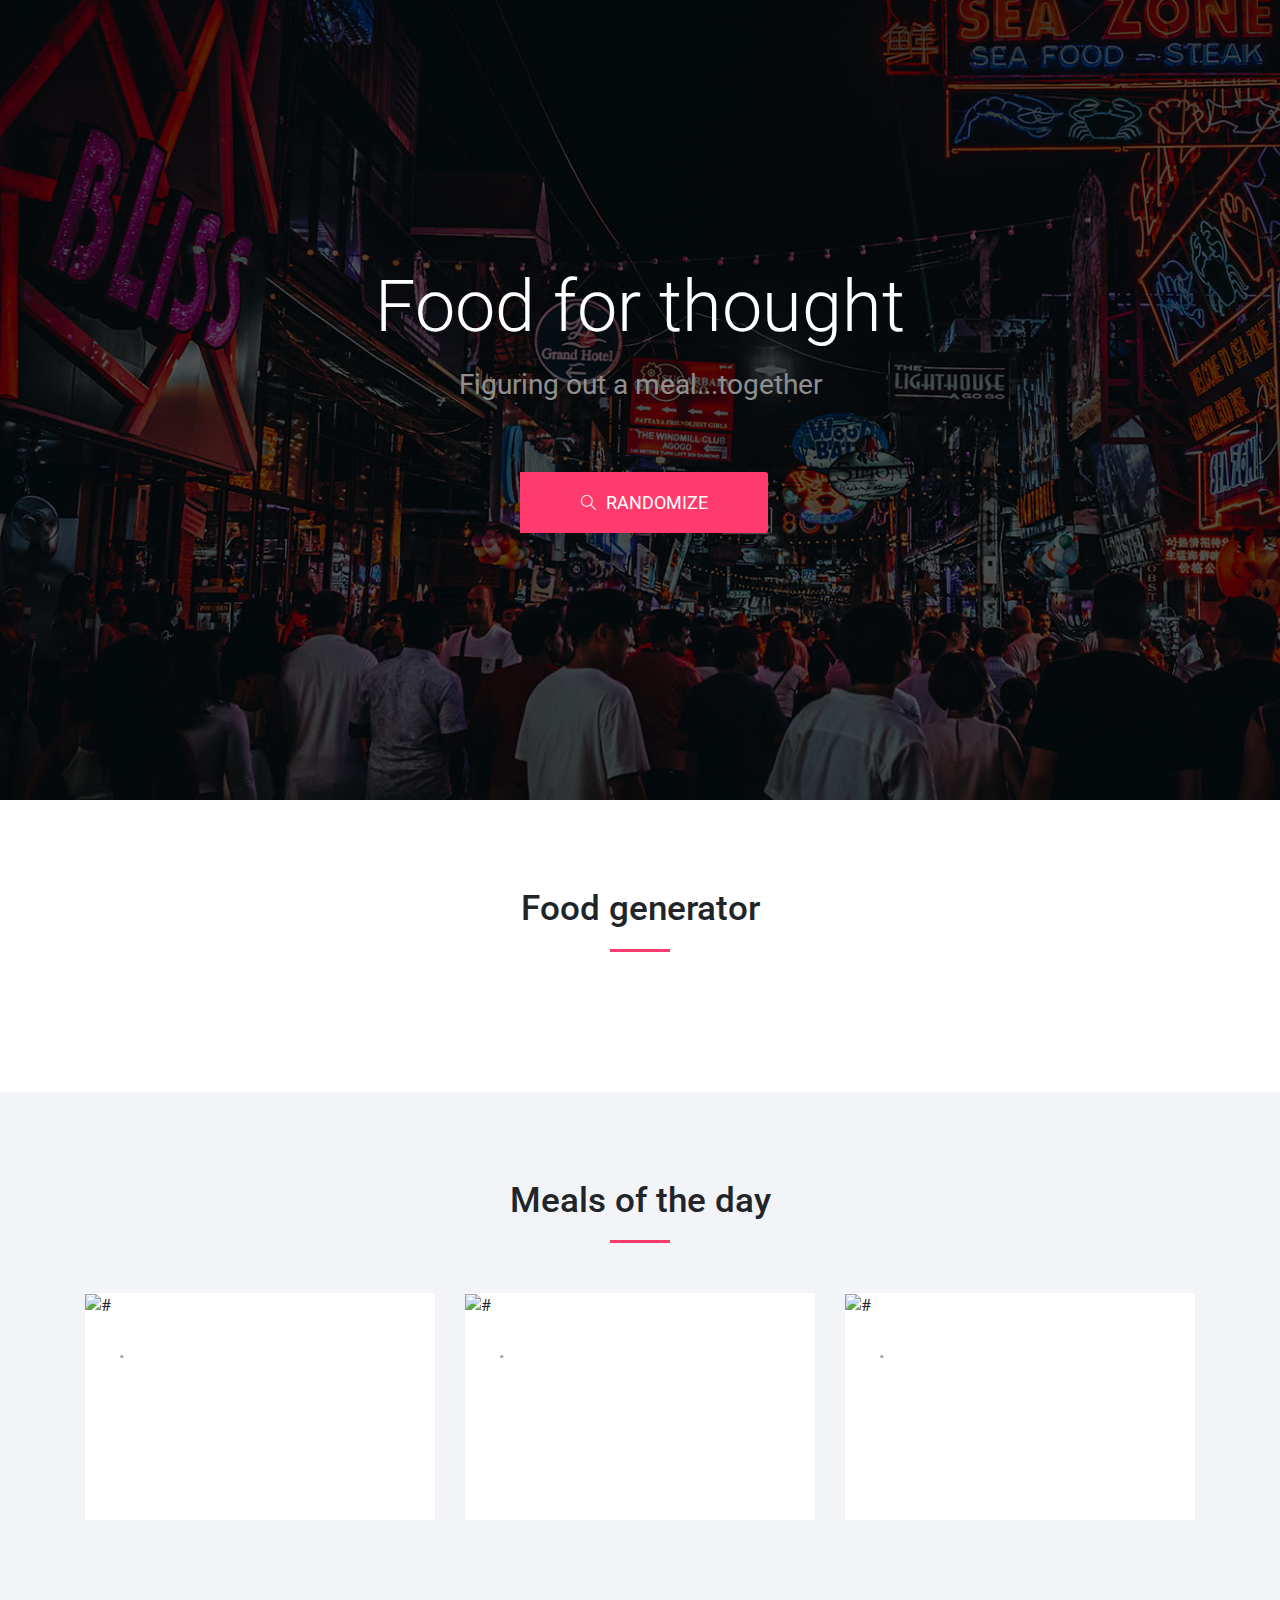
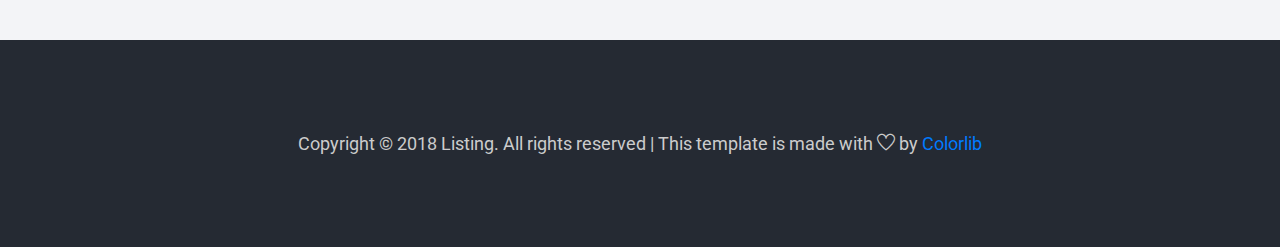
<file: project0/listing-master/index.html>
<!DOCTYPE html>
<html lang="en">

<head>
    <!-- Required meta tags -->
    <meta charset="utf-8">
    <meta http-equiv="X-UA-Compatible" content="IE=edge">
    <meta name="viewport" content="width=device-width, initial-scale=1, shrink-to-fit=no">
    <meta name="author" content="Colorlib">
    <meta name="description" content="#">
    <meta name="keywords" content="#">
    <!-- Page Title -->
    <title>Listing &amp; Food for thought</title>
    <!-- Bootstrap CSS -->
    <link rel="stylesheet" href="css/bootstrap.min.css">
    <!-- Google Fonts -->
    <link href="https://fonts.googleapis.com/css?family=Roboto:300,400,400i,500,700,900" rel="stylesheet">
    <!-- Simple line Icon -->
    <link rel="stylesheet" href="css/simple-line-icons.css">
    <!-- Themify Icon -->
    <link rel="stylesheet" href="css/themify-icons.css">
    <!-- Hover Effects -->
    <link rel="stylesheet" href="css/set1.css">
    <!-- Main CSS -->
    <link rel="stylesheet" href="css/style.css">
</head>

<body>
    <!-- SLIDER -->
    <section class="slider d-flex align-items-center">
        <!-- <img src="images/slider.jpg" class="img-fluid" alt="#"> -->
        <div class="container">
            <div class="row d-flex justify-content-center">
                <div class="col-md-12">
                    <div class="slider-title_box">
                        <div class="row">
                            <div class="col-md-12">
                                <div class="slider-content_wrap">
                                    <h1>Food for thought</h1>
                                    <h5>Figuring out a meal...together</h5>
                                </div>
                            </div>
                        </div>
                        <br>
                        <div class="row d-flex justify-content-center">
                            <div class="col-md-10">
                                <form class="form-wrap mt-4">
                                    <a href="#food_generator">
                                    <div class="btn-group" role="group" aria-label="Basic example">

                                        <button type="button" id="random" onclick="myFunction()" class="btn-form" style="position: relative; left: 340px""><span class="icon-magnifier search-icon"></span>RANDOMIZE<i class="pe-7s-angle-right"></i></button>
                                    </div>
                                    </a>
                                </form>
                            </div>
                        </div>
                    </div>
                </div>
            </div>
        </div>
    </section>
    <!--// SLIDER -->
    <!--//END HEADER -->
    <!--============================= FIND PLACES =============================-->
    <section class="main-block">
        <div class="container">
            <div class="row justify-content-center">
                <div class="col-md-5">
                    <a id="food_generator">
                    <div class="styled-heading">
                        <h3>Food generator</h3>
                    <div id="myDiv" class="styled-heading">
                        <br>
                        <h3 id="strMeals"></h3>
                        <img id="strMealThumbs" class="img-fluid" alt="#" >
                        <h1 id="strCategories"></h1>
                      
                            <p id="strIngredient1"></p>
                            <p id="strIngredient2"></p>
                            <p id="strIngredient3"></p>
                            <p id="strIngredient4"></p>
                            <p id="strIngredient5"></p>
                            <p id="strIngredient6"></p>
                            <p id="strIngredient7"></p>
                            <p id="strIngredient8"></p>
                            <p id="strIngredient9"></p>
                            <p id="strIngredient10"></p>
                            <p id="strIngredient11"></p>
                            <p id="strIngredient12"></p>
                            <p id="strIngredient13"></p>
                            <p id="strIngredient14"></p>
                            <p id="strIngredient15"></p>
                            <p id="strIngredient16"></p>
                            <p id="strIngredient17"></p>
                            <p id="strIngredient18"></p>
                            <p id="strIngredient19"></p>
                            <p id="strIngredient20"></p>
                        <br>
                        <br>
                        <p id="strInstructions"></p>
                        
                    </div>
                    </div>
                    </a>
                </div>
            </div>
            <!--  -->
        </div>
    </section>
    <!--//END FIND PLACES -->
    <!--============================= FEATURED PLACES =============================-->
    <section class="main-block light-bg">
        <div class="container">
            <div class="row justify-content-center">
                <div class="col-md-5">
                    <div class="styled-heading">
                        <h3>Meals of the day</h3>
                    </div>
                </div>
            </div>
            <div class="row">
                <div class="col-md-4 featured-responsive">
                    <div class="featured-place-wrap">
                        
                            <img id="strMealThumb" class="img-fluid" alt="#" >
                            
                            <div class="featured-title-box" id="meals">
                                <h6 id="strMeal"></h6>
                                <p id="strCategory"></p> <span>• </span>
                                <p id="strArea"></p> <span> 
                                <ul>
                                    <li>
                                        <p id="strTags"></p>
                                    </li>
                                    
                                    <li></span>
                                        <p id="strYoutube"></p>
                                    </li>

                                </ul>
                                <div class="bottom-icons">
                                    <div class="closed-now"></div>
                                   
                                    
                                </div>
                            </div>
                        
                    </div>
                </div>
                <div class="col-md-4 featured-responsive">
                    <div class="featured-place-wrap">
                        
                            <img id="strMealThumb1" class="img-fluid" alt="#" >
                            
                            <div class="featured-title-box" id="meals">
                                <h6 id="strMeal1"></h6>
                                <p id="strCategory1"></p> <span>• </span>
                                <p id="strArea1"></p> <span> 
                                <ul>
                                    <li></span>
                                        <p id="strTags1"></p>
                                    </li>
                                    
                                    <li></span>
                                        <p id="strYoutube1"></p>
                                    </li>

                                </ul>
                                <div class="bottom-icons">
                                    <div class="closed-now"></div>
                                   
                                </div>
                            </div>
                        
                    </div>
                </div>
                <div class="col-md-4 featured-responsive">
                    <div class="featured-place-wrap">
                       
                            <img id="strMealThumb2" class="img-fluid" alt="#" >
                            
                            <div class="featured-title-box" id="meals">
                                <h6 id="strMeal2"></h6>
                                <p id="strCategory2"></p> <span>• </span>
                                <p id="strArea2"></p> <span> 
                                <ul>
                                    <li></span>
                                        <p id="strTags2"></p>
                                    </li>
                                    
                                    <li></span>
                                        <a href="" target="_blank">
                                        <p id="strYoutube2"></p>
                                        </a>
                                    </li>

                                </ul>
                                <div class="bottom-icons">
                                    <div class="closed-now"></div>
                                   
                                </div>
                            </div>
                        
                    </div>
                </div>
            </div>
            </div>
        </div>
    </section>

    <footer class="main-block dark-bg">
        <div class="container">
            <div class="row">
                <div class="col-md-12">
                    <div class="copyright">
                        <!-- Link back to Colorlib can't be removed. Template is licensed under CC BY 3.0. -->
                        <p>Copyright &copy; 2018 Listing. All rights reserved | This template is made with <i class="ti-heart" aria-hidden="true"></i> by <a href="https://colorlib.com" target="_blank">Colorlib</a></p>
                        <!-- Link back to Colorlib can't be removed. Template is licensed under CC BY 3.0. -->
                      
                    </div>
                </div>
            </div>
        </div>
    </footer>
    <!--//END FOOTER -->




    <!-- jQuery, Bootstrap JS. -->
    <!-- jQuery first, then Popper.js, then Bootstrap JS -->
    <script src="js/jquery-3.2.1.min.js"></script>
    <script src="js/popper.min.js"></script>
    <script src="js/bootstrap.min.js"></script>

    <script>
        $(window).scroll(function() {
            // 100 = The point you would like to fade the nav in.

            if ($(window).scrollTop() > 100) {

                $('.fixed').addClass('is-sticky');

            } else {

                $('.fixed').removeClass('is-sticky');

            };
        });
    </script>
    <script src="../index.js"></script>
</body>

</html>
</file>
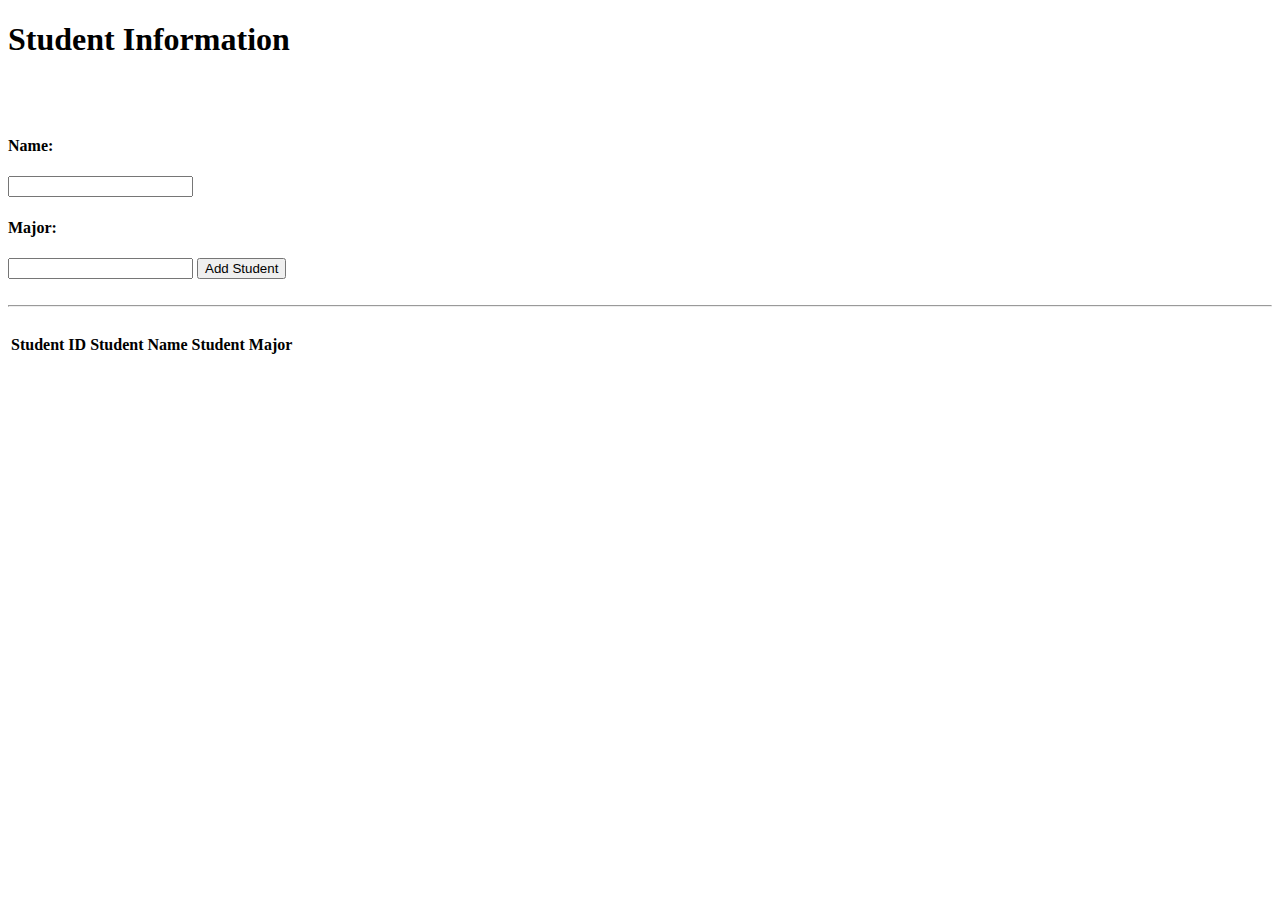
<file: week/students.html>
<!DOCTYPE html>
<html>
<head>
  <meta charset="UTF-8">
  <title>Document</title>
</head>
<body>
    <div>
      <h1>Student Information</h1>

      <br>
      <br>

      <h4>Name:</h4>
      <input type="text" id='studentName'/>

      <h4>Major: </h4>
      <input type="text" id='studentMajor'/>

      <button id="addStudent">Add Student</button>
    </div>

    <br>
    <hr>
    <br>

    <div>
      <table id='students'>
        <tr>
          <th>Student ID</th>
          <th>Student Name</th>
          <th>Student Major</th>
        </tr>
      </table>
    </div>

    <script src="students.js"></script>
</body>
</html>
</file>
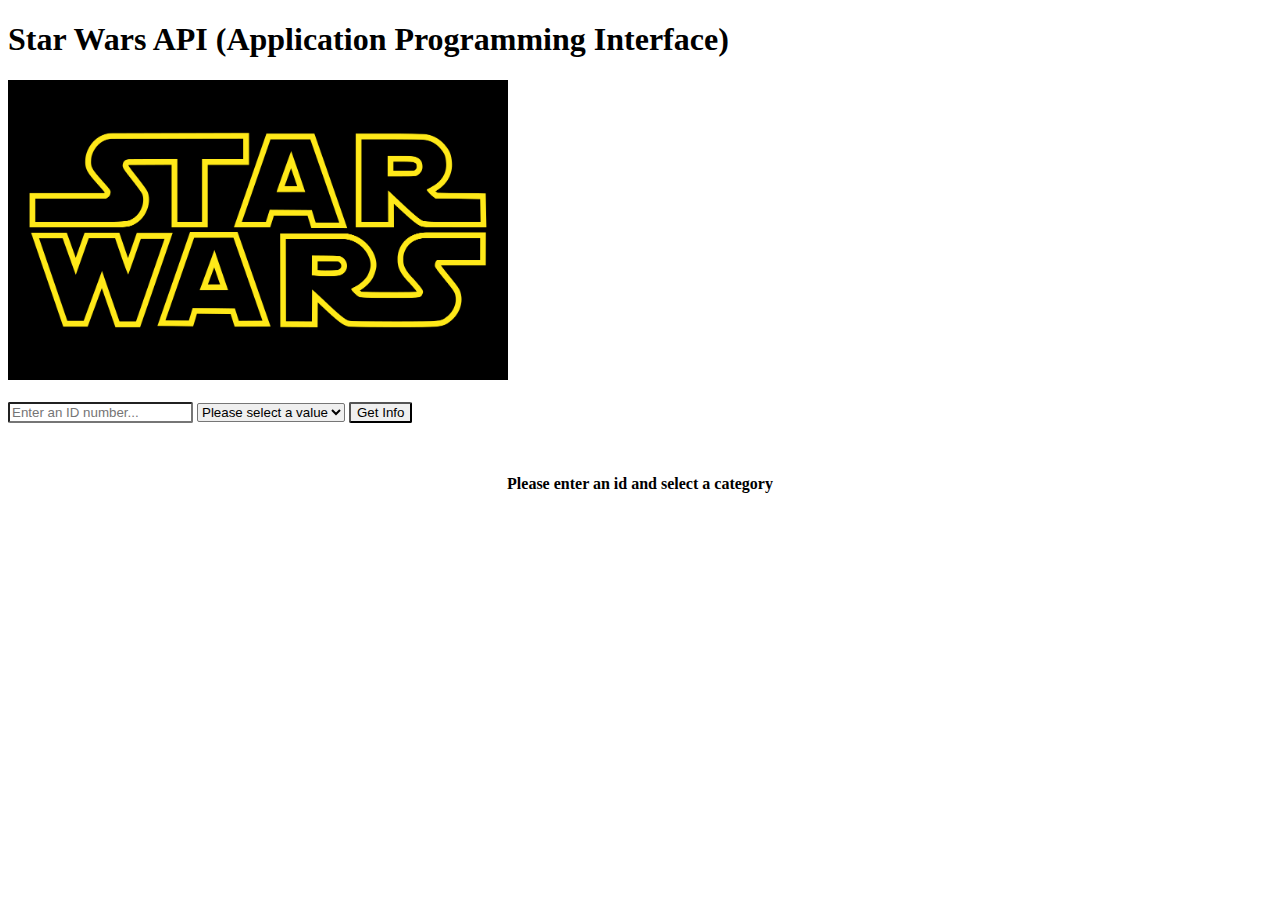
<file: week/swapi-ajax.html>
<!DOCTYPE html>
<html lang="en">
<head>
  <meta charset="UTF-8">
  <title>SWAPI</title>
  <style >
    #sw-logo {
      width: 500px;
      height: 300px;
    }

    .container {
      text-align: center;
    }

    button, input, select {
      border-radius: 2px;
    }

    #alert-msg{
      text-align: center;
      font-weight: bold;
      background: ##ffb3b3;
      border: 1px;
      border-radius: 3px;
    }
  </style>
</head>
<body>

    <div>
      <h1>Star Wars API (Application Programming Interface)</h1>
      <div id="sw-logo-container">
        <img src="./assets/star-wars.png" id ="sw-logo" alt="">
      </div>
      <br>
      <div id="sw-form">
        <input type="number" id="sw-id" placeholder="Enter an ID number..."/>
        <select id="sw-category">
          <option value="">Please select a value</option>
          <option value="people">People</option>
          <option value="planets">Planets</option>
          <option value="starships">Starships</option>
        </select>
        <button id="submit-btn">Get Info</button>
      </div>
        
        <br>

        <div id="results-container"></div>
        <br>
        <p id="alert-msg">Please enter an id and select a category</p>
    </div>

      <script src="./swapi-ajex.js"></script>
</body>
</html>
</file>
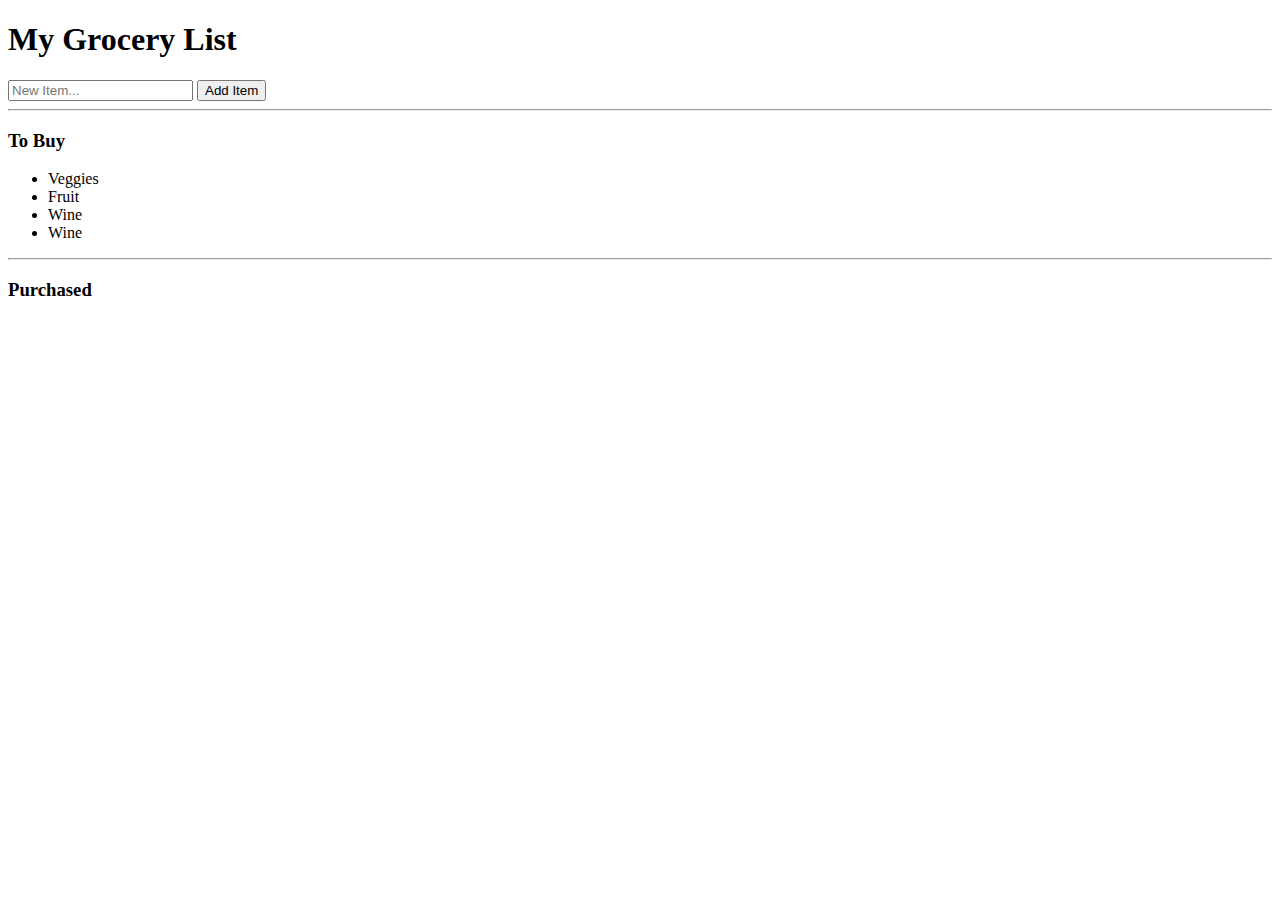
<file: week/to-do.html>
<!DOCTYPE html>
<html>
<head>
  <meta charset="UTF-8">

  <title>Document</title>
</head>
<body>
  <div>
    <h1>My Grocery List</h1>
    <input type="text" id="newItemField" placeholder="New Item..."/>
    <button id="add">Add Item</button>
  </div>

  <hr>

<div>
  
  <div>
    <h3>To Buy</h3>

    <ul id="toBuy">
      <li>Veggies</li>
      <li>Fruit</li>
      <li>Wine</li>
      <li>Wine</li>
      
    </ul>

    <hr/>


    <h3>Purchased</h3>
    <ul id="bought"></ul>

  </div>
</div>

<script src="./to-do.js"></script>
</body>
</html>
</file>
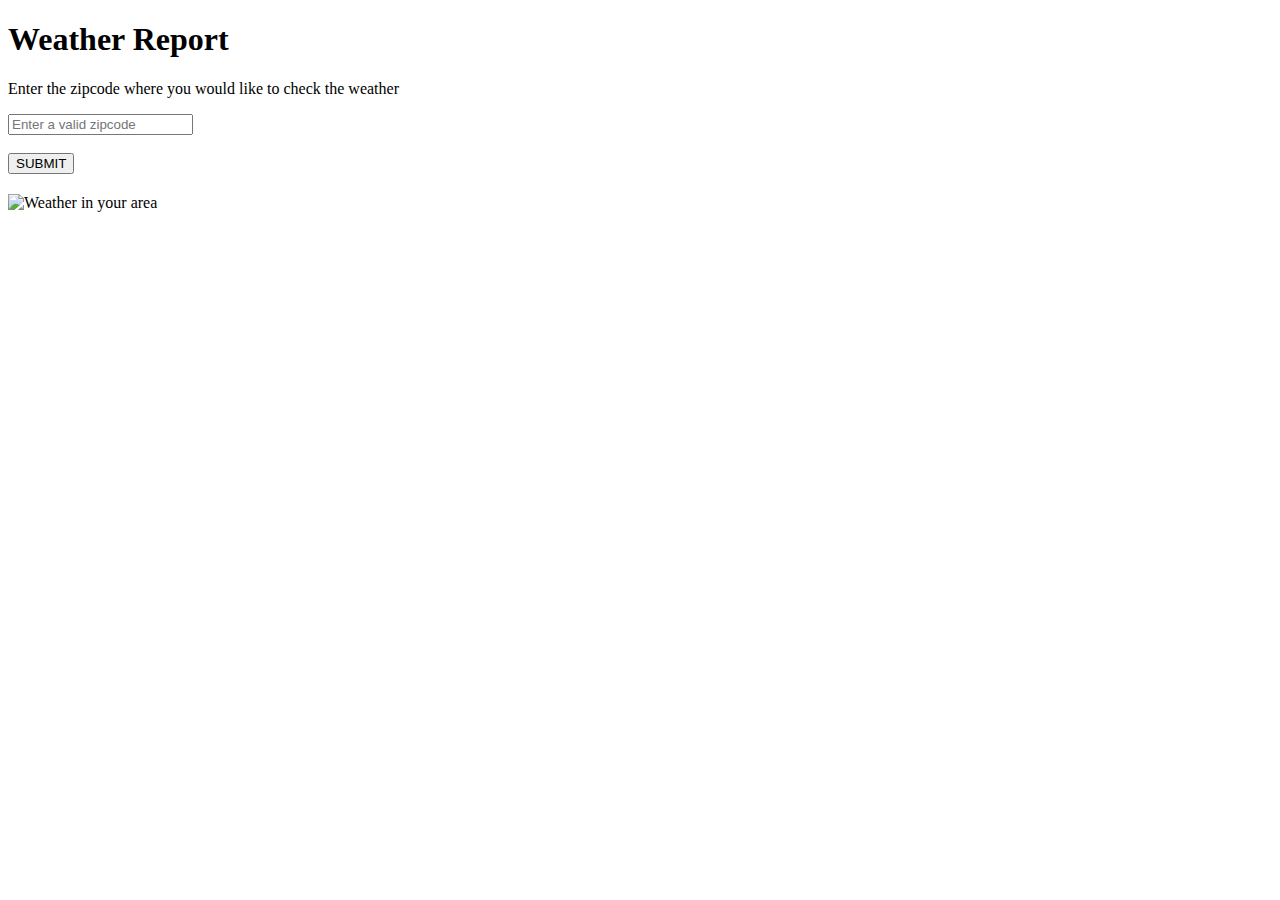
<file: week/weather.html>
<!DOCTYPE html>
<html>
<head>
  <meta charset="UTF-8">
  <title>Today's Weather</title>
</head>
<body>
  <div>
    <div>
      <h1>Weather Report</h1>
      <p>Enter the zipcode where you would like to check the weather</p>
      <input type="text" id="zipcode" placeholder="Enter a valid zipcode">
      <div id="alert"></div>
      <br>
      <button id="submit">SUBMIT</button>

    </div>
    <div id="results-container">
      <h2 id="location"></h2>
      <img id="icon" alt="Weather in your area">
      <h4 id="status"></h4>
      <h4 id=temperature></h4>
    </div>
  </div>

  <script src="weather.js"></script>
  
</body>
</html>
</file>
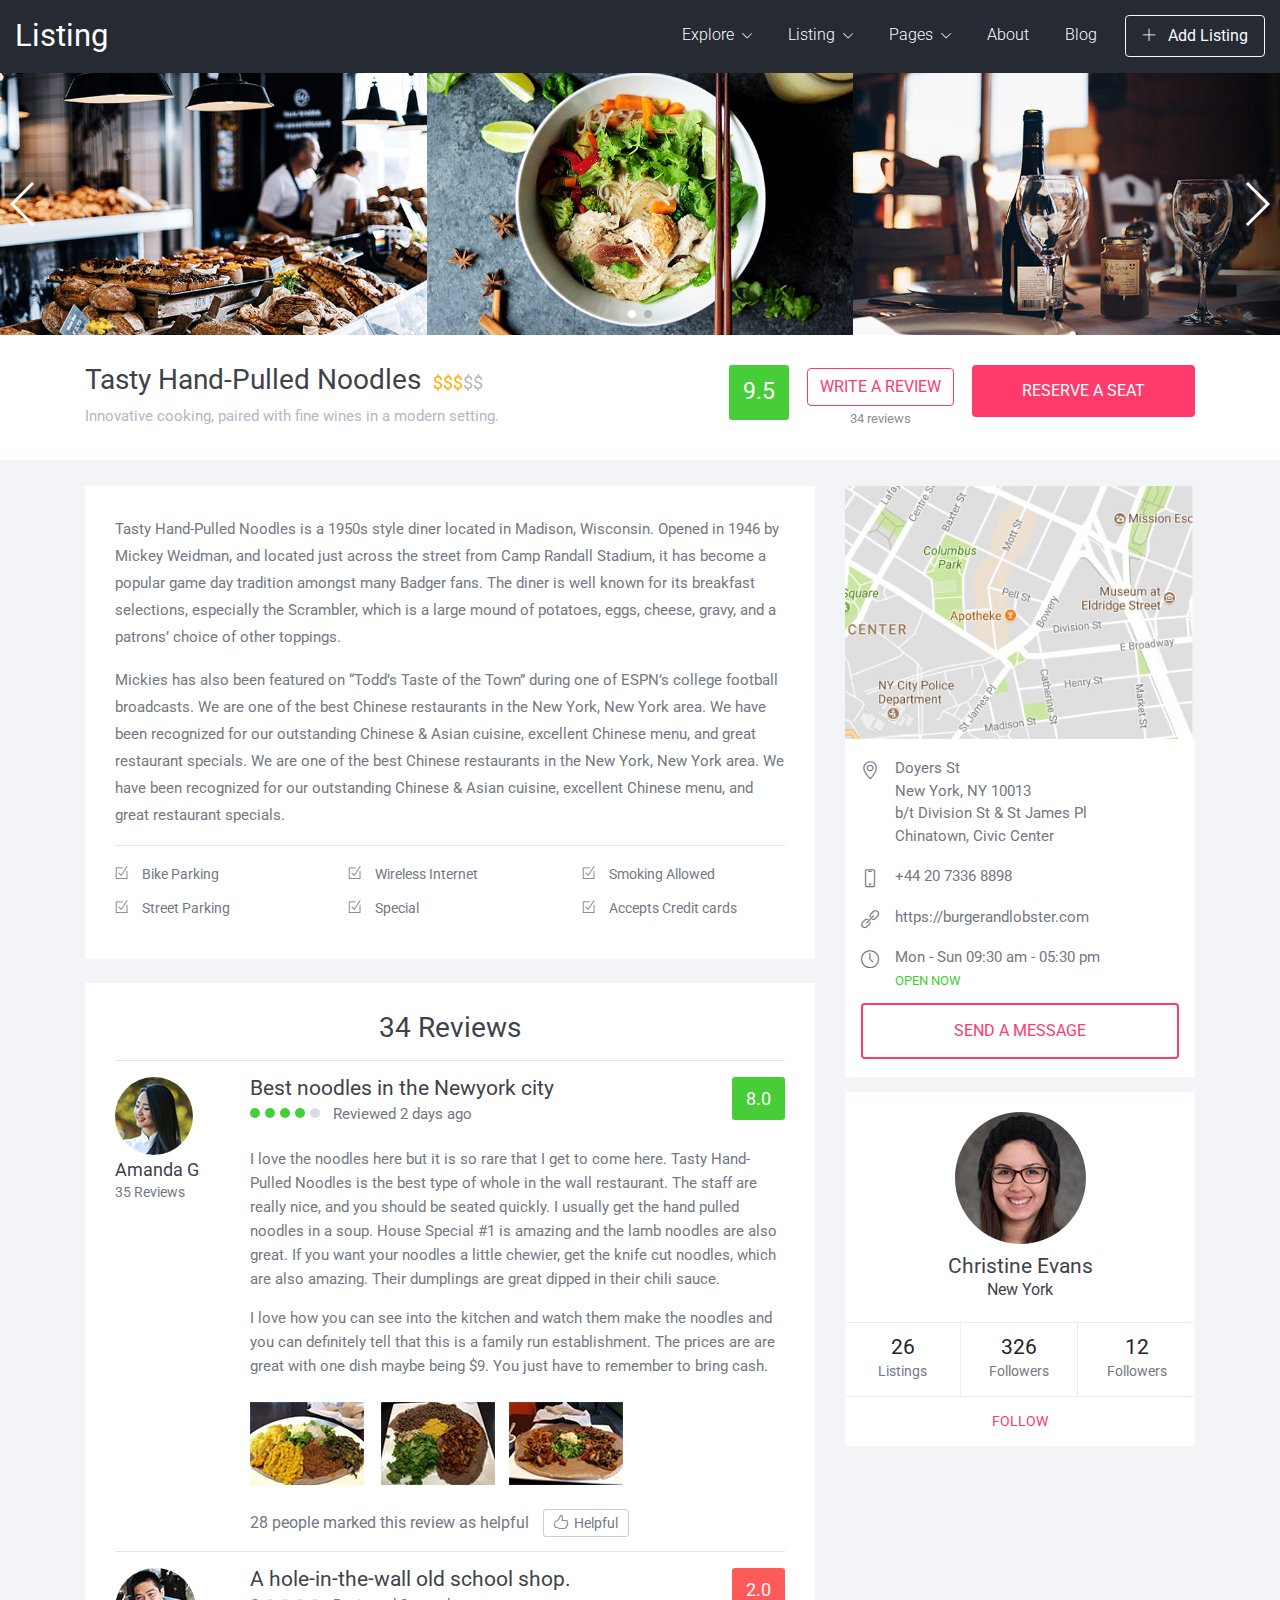
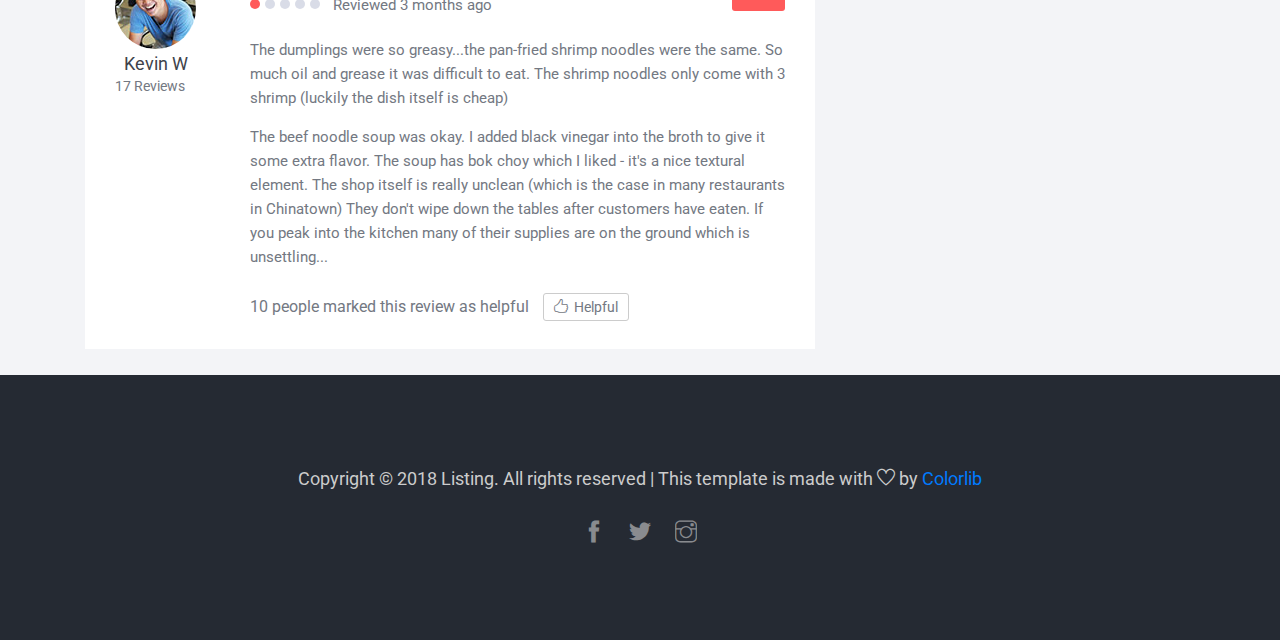
<file: project0/listing-master/detail.html>
<!DOCTYPE html>
<html lang="en">

<head>
    <!-- Required meta tags -->
    <meta charset="utf-8">
    <meta http-equiv="X-UA-Compatible" content="IE=edge">
    <meta name="viewport" content="width=device-width, initial-scale=1, shrink-to-fit=no">
    <meta name="author" content="Colorlib">
    <meta name="description" content="#">
    <meta name="keywords" content="#">
    <!-- Favicons -->
    <link rel="shortcut icon" href="#">
    <!-- Page Title -->
    <title>Listing &amp; Directory Website Template</title>
    <!-- Bootstrap CSS -->
    <link rel="stylesheet" href="css/bootstrap.min.css">
    <!-- Google Fonts -->
    <link href="https://fonts.googleapis.com/css?family=Roboto:300,400,400i,500,700,900" rel="stylesheet">
    <!-- Simple line Icon -->
    <link rel="stylesheet" href="css/simple-line-icons.css">
    <!-- Themify Icon -->
    <link rel="stylesheet" href="css/themify-icons.css">
    <!-- Hover Effects -->
    <link rel="stylesheet" href="css/set1.css">
    <!-- Swipper Slider -->
    <link rel="stylesheet" href="css/swiper.min.css">
    <!-- Magnific Popup CSS -->
    <link rel="stylesheet" href="css/magnific-popup.css">
    <!-- Main CSS -->
    <link rel="stylesheet" href="css/style.css">
</head>

<body>
    <!--============================= HEADER =============================-->
    <div class="dark-bg sticky-top">
        <div class="container-fluid">
            <div class="row">
                <div class="col-md-12">
                    <nav class="navbar navbar-expand-lg navbar-light">
                        <a class="navbar-brand" href="index.html">Listing</a>
                        <button class="navbar-toggler" type="button" data-toggle="collapse" data-target="#navbarNavDropdown" aria-controls="navbarNavDropdown" aria-expanded="false" aria-label="Toggle navigation">
              <span class="icon-menu"></span>
            </button>
                        <div class="collapse navbar-collapse justify-content-end" id="navbarNavDropdown">
                            <ul class="navbar-nav">
                                <li class="nav-item dropdown">
                                    <a class="nav-link" href="#" id="navbarDropdownMenuLink" data-toggle="dropdown" aria-haspopup="true" aria-expanded="false">
                   Explore
                   <span class="icon-arrow-down"></span>
                 </a>
                                    <div class="dropdown-menu" aria-labelledby="navbarDropdownMenuLink">
                                        <a class="dropdown-item" href="#">Action</a>
                                        <a class="dropdown-item" href="#">Another action</a>
                                        <a class="dropdown-item" href="#">Something else here</a>
                                    </div>
                                </li>
                                <li class="nav-item dropdown">
                                    <a class="nav-link" href="#" id="navbarDropdownMenuLink1" data-toggle="dropdown" aria-haspopup="true" aria-expanded="false">
                  Listing
                  <span class="icon-arrow-down"></span>
                </a>
                                    <div class="dropdown-menu" aria-labelledby="navbarDropdownMenuLink">
                                        <a class="dropdown-item" href="#">Action</a>
                                        <a class="dropdown-item" href="#">Another action</a>
                                        <a class="dropdown-item" href="#">Something else here</a>
                                    </div>
                                </li>
                                <li class="nav-item dropdown">
                                    <a class="nav-link" href="#" id="navbarDropdownMenuLink2" data-toggle="dropdown" aria-haspopup="true" aria-expanded="false">
                  Pages
                  <span class="icon-arrow-down"></span>
                </a>
                                    <div class="dropdown-menu" aria-labelledby="navbarDropdownMenuLink">
                                        <a class="dropdown-item" href="#">Action</a>
                                        <a class="dropdown-item" href="#">Another action</a>
                                        <a class="dropdown-item" href="#">Something else here</a>
                                    </div>
                                </li>
                                <li class="nav-item active">
                                    <a class="nav-link" href="#">About</a>
                                </li>
                                <li class="nav-item">
                                    <a class="nav-link" href="#">Blog</a>
                                </li>
                                <li><a href="#" class="btn btn-outline-light top-btn"><span class="ti-plus"></span> Add Listing</a></li>
                            </ul>
                        </div>
                    </nav>
                </div>
            </div>
        </div>
    </div>
    <!--//END HEADER -->
    <!--============================= BOOKING =============================-->
    <div>
        <!-- Swiper -->
        <div class="swiper-container">
            <div class="swiper-wrapper">

                <div class="swiper-slide">
                    <a href="images/reserve-slide2.jpg" class="grid image-link">
                        <img src="images/reserve-slide2.jpg" class="img-fluid" alt="#">
                    </a>
                </div>
                <div class="swiper-slide">
                    <a href="images/reserve-slide1.jpg" class="grid image-link">
                        <img src="images/reserve-slide1.jpg" class="img-fluid" alt="#">
                    </a>
                </div>
                <div class="swiper-slide">
                    <a href="images/reserve-slide3.jpg" class="grid image-link">
                        <img src="images/reserve-slide3.jpg" class="img-fluid" alt="#">
                    </a>
                </div>
                <div class="swiper-slide">
                    <a href="images/reserve-slide1.jpg" class="grid image-link">
                        <img src="images/reserve-slide1.jpg" class="img-fluid" alt="#">
                    </a>
                </div>
                <div class="swiper-slide">
                    <a href="images/reserve-slide2.jpg" class="grid image-link">
                        <img src="images/reserve-slide2.jpg" class="img-fluid" alt="#">
                    </a>
                </div>
                <div class="swiper-slide">
                    <a href="images/reserve-slide3.jpg" class="grid image-link">
                        <img src="images/reserve-slide3.jpg" class="img-fluid" alt="#">
                    </a>
                </div>
            </div>
            <!-- Add Pagination -->
            <div class="swiper-pagination swiper-pagination-white"></div>
            <!-- Add Arrows -->
            <div class="swiper-button-next swiper-button-white"></div>
            <div class="swiper-button-prev swiper-button-white"></div>
        </div>
    </div>
    <!--//END BOOKING -->
    <!--============================= RESERVE A SEAT =============================-->
    <section class="reserve-block">
        <div class="container">
            <div class="row">
                <div class="col-md-6">
                    <h5>Tasty Hand-Pulled Noodles</h5>
                    <p><span>$$$</span>$$</p>
                    <p class="reserve-description">Innovative cooking, paired with fine wines in a modern setting.</p>
                </div>
                <div class="col-md-6">
                    <div class="reserve-seat-block">
                        <div class="reserve-rating">
                            <span>9.5</span>
                        </div>
                        <div class="review-btn">
                            <a href="#" class="btn btn-outline-danger">WRITE A REVIEW</a>
                            <span>34 reviews</span>
                        </div>
                        <div class="reserve-btn">
                            <div class="featured-btn-wrap">
                                <a href="#" class="btn btn-danger">RESERVE A SEAT</a>
                            </div>
                        </div>
                    </div>
                </div>
            </div>
        </div>
    </section>
    <!--//END RESERVE A SEAT -->
    <!--============================= BOOKING DETAILS =============================-->
    <section class="light-bg booking-details_wrap">
        <div class="container">
            <div class="row">
                <div class="col-md-8 responsive-wrap">
                    <div class="booking-checkbox_wrap">
                        <div class="booking-checkbox">
                            <p>Tasty Hand-Pulled Noodles is a 1950s style diner located in Madison, Wisconsin. Opened in 1946 by Mickey Weidman, and located just across the street from Camp Randall Stadium, it has become a popular game day tradition amongst
                                many Badger fans. The diner is well known for its breakfast selections, especially the Scrambler, which is a large mound of potatoes, eggs, cheese, gravy, and a patrons’ choice of other toppings.</p>
                            <p>Mickies has also been featured on “Todd’s Taste of the Town” during one of ESPN’s college football broadcasts. We are one of the best Chinese restaurants in the New York, New York area. We have been recognized for our outstanding
                                Chinese & Asian cuisine, excellent Chinese menu, and great restaurant specials. We are one of the best Chinese restaurants in the New York, New York area. We have been recognized for our outstanding Chinese & Asian cuisine,
                                excellent Chinese menu, and great restaurant specials.</p>
                            <hr>
                        </div>
                        <div class="row">
                            <div class="col-md-4">
                                <label class="custom-checkbox">
                        <span class="ti-check-box"></span>
                        <span class="custom-control-description">Bike Parking</span>
                      </label> </div>
                            <div class="col-md-4">
                                <label class="custom-checkbox">
                       <span class="ti-check-box"></span>
                       <span class="custom-control-description">Wireless Internet  </span>
                     </label>
                            </div>
                            <div class="col-md-4">
                                <label class="custom-checkbox">
                     <span class="ti-check-box"></span>
                     <span class="custom-control-description">Smoking Allowed  </span>
                   </label> </div>
                            <div class="col-md-4">
                                <label class="custom-checkbox">
                    <span class="ti-check-box"></span>
                    <span class="custom-control-description">Street Parking</span>
                  </label>
                            </div>
                            <div class="col-md-4">
                                <label class="custom-checkbox">
                   <span class="ti-check-box"></span>
                   <span class="custom-control-description">Special</span>
                 </label> </div>
                            <div class="col-md-4">
                                <label class="custom-checkbox">
                  <span class="ti-check-box"></span>
                  <span class="custom-control-description">Accepts Credit cards</span>
                </label>
                            </div>
                        </div>
                    </div>
                    <div class="booking-checkbox_wrap mt-4">
                        <h5>34 Reviews</h5>
                        <hr>
                        <div class="customer-review_wrap">
                            <div class="customer-img">
                                <img src="images/customer-img1.jpg" class="img-fluid" alt="#">
                                <p>Amanda G</p>
                                <span>35 Reviews</span>
                            </div>
                            <div class="customer-content-wrap">
                                <div class="customer-content">
                                    <div class="customer-review">
                                        <h6>Best noodles in the Newyork city</h6>
                                        <span></span>
                                        <span></span>
                                        <span></span>
                                        <span></span>
                                        <span class="round-icon-blank"></span>
                                        <p>Reviewed 2 days ago</p>
                                    </div>
                                    <div class="customer-rating">8.0</div>
                                </div>
                                <p class="customer-text">I love the noodles here but it is so rare that I get to come here. Tasty Hand-Pulled Noodles is the best type of whole in the wall restaurant. The staff are really nice, and you should be seated quickly. I usually get the
                                    hand pulled noodles in a soup. House Special #1 is amazing and the lamb noodles are also great. If you want your noodles a little chewier, get the knife cut noodles, which are also amazing. Their dumplings are great
                                    dipped in their chili sauce.
                                </p>
                                <p class="customer-text">I love how you can see into the kitchen and watch them make the noodles and you can definitely tell that this is a family run establishment. The prices are are great with one dish maybe being $9. You just have to remember
                                    to bring cash.
                                </p>
                                <ul>
                                    <li><img src="images/review-img1.jpg" class="img-fluid" alt="#"></li>
                                    <li><img src="images/review-img2.jpg" class="img-fluid" alt="#"></li>
                                    <li><img src="images/review-img3.jpg" class="img-fluid" alt="#"></li>
                                </ul>
                                <span>28 people marked this review as helpful</span>
                                <a href="#"><span class="icon-like"></span>Helpful</a>
                            </div>
                        </div>
                        <hr>
                        <div class="customer-review_wrap">
                            <div class="customer-img">
                                <img src="images/customer-img2.jpg" class="img-fluid" alt="#">
                                <p>Kevin W</p>
                                <span>17 Reviews</span>
                            </div>
                            <div class="customer-content-wrap">
                                <div class="customer-content">
                                    <div class="customer-review">
                                        <h6>A hole-in-the-wall old school shop.</h6>
                                        <span class="customer-rating-red"></span>
                                        <span class="round-icon-blank"></span>
                                        <span class="round-icon-blank"></span>
                                        <span class="round-icon-blank"></span>
                                        <span class="round-icon-blank"></span>
                                        <p>Reviewed 3 months ago</p>
                                    </div>
                                    <div class="customer-rating customer-rating-red">2.0</div>
                                </div>
                                <p class="customer-text">The dumplings were so greasy...the pan-fried shrimp noodles were the same. So much oil and grease it was difficult to eat. The shrimp noodles only come with 3 shrimp (luckily the dish itself is cheap) </p>
                                <p class="customer-text">The beef noodle soup was okay. I added black vinegar into the broth to give it some extra flavor. The soup has bok choy which I liked - it's a nice textural element. The shop itself is really unclean (which is the case
                                    in many restaurants in Chinatown) They don't wipe down the tables after customers have eaten. If you peak into the kitchen many of their supplies are on the ground which is unsettling... </p>
                                <span>10 people marked this review as helpful</span>
                                <a href="#"><span class="icon-like"></span>Helpful</a>
                            </div>
                        </div>
                    </div>
                </div>
                <div class="col-md-4 responsive-wrap">
                    <div class="contact-info">
                        <img src="images/map.jpg" class="img-fluid" alt="#">
                        <div class="address">
                            <span class="icon-location-pin"></span>
                            <p> Doyers St<br> New York, NY 10013<br> b/t Division St & St James Pl <br> Chinatown, Civic Center</p>
                        </div>
                        <div class="address">
                            <span class="icon-screen-smartphone"></span>
                            <p> +44 20 7336 8898</p>
                        </div>
                        <div class="address">
                            <span class="icon-link"></span>
                            <p>https://burgerandlobster.com</p>
                        </div>
                        <div class="address">
                            <span class="icon-clock"></span>
                            <p>Mon - Sun 09:30 am - 05:30 pm <br>
                                <span class="open-now">OPEN NOW</span></p>
                        </div>
                        <a href="#" class="btn btn-outline-danger btn-contact">SEND A MESSAGE</a>
                    </div>
                    <div class="follow">
                        <div class="follow-img">
                            <img src="images/follow-img.jpg" class="img-fluid" alt="#">
                            <h6>Christine Evans</h6>
                            <span>New York</span>
                        </div>
                        <ul class="social-counts">
                            <li>
                                <h6>26</h6>
                                <span>Listings</span>
                            </li>
                            <li>
                                <h6>326</h6>
                                <span>Followers</span>
                            </li>
                            <li>
                                <h6>12</h6>
                                <span>Followers</span>
                            </li>
                        </ul>
                        <a href="#">FOLLOW</a>
                    </div>
                </div>
            </div>
        </div>
    </section>
    <!--//END BOOKING DETAILS -->
    <!--============================= FOOTER =============================-->
    <footer class="main-block dark-bg">
        <div class="container">
            <div class="row">
                <div class="col-md-12">
                    <div class="copyright">
                        <!-- Link back to Colorlib can't be removed. Template is licensed under CC BY 3.0. -->
                        <p>Copyright &copy; 2018 Listing. All rights reserved | This template is made with <i class="ti-heart" aria-hidden="true"></i> by <a href="https://colorlib.com" target="_blank">Colorlib</a></p>
                        <!-- Link back to Colorlib can't be removed. Template is licensed under CC BY 3.0. -->
                        <ul>
                            <li><a href="#"><span class="ti-facebook"></span></a></li>
                            <li><a href="#"><span class="ti-twitter-alt"></span></a></li>
                            <li><a href="#"><span class="ti-instagram"></span></a></li>
                        </ul>
                    </div>
                </div>
            </div>
        </div>
    </footer>
    <!--//END FOOTER -->




    <!-- jQuery, Bootstrap JS. -->
    <!-- jQuery first, then Popper.js, then Bootstrap JS -->
    <script src="js/jquery-3.2.1.min.js"></script>
    <script src="js/popper.min.js"></script>
    <script src="js/bootstrap.min.js"></script>
    <!-- Magnific popup JS -->
    <script src="js/jquery.magnific-popup.js"></script>
    <!-- Swipper Slider JS -->
    <script src="js/swiper.min.js"></script>
    <script>
        var swiper = new Swiper('.swiper-container', {
            slidesPerView: 3,
            slidesPerGroup: 3,
            loop: true,
            loopFillGroupWithBlank: true,
            pagination: {
                el: '.swiper-pagination',
                clickable: true,
            },
            navigation: {
                nextEl: '.swiper-button-next',
                prevEl: '.swiper-button-prev',
            },
        });
    </script>
    <script>
        if ($('.image-link').length) {
            $('.image-link').magnificPopup({
                type: 'image',
                gallery: {
                    enabled: true
                }
            });
        }
        if ($('.image-link2').length) {
            $('.image-link2').magnificPopup({
                type: 'image',
                gallery: {
                    enabled: true
                }
            });
        }
    </script>
</body>

</html>
</file>
<file: project0/listing-master/css/simple-line-icons.css>
@font-face {
  font-family: 'simple-line-icons';
  src: url('../fonts/Simple-Line-Icons.eot?v=2.4.0');
  src: url('../fonts/Simple-Line-Icons.eot?v=2.4.0#iefix') format('embedded-opentype'), url('../fonts/Simple-Line-Icons.woff2?v=2.4.0') format('woff2'), url('../fonts/Simple-Line-Icons.ttf?v=2.4.0') format('truetype'), url('../fonts/Simple-Line-Icons.woff?v=2.4.0') format('woff'), url('../fonts/Simple-Line-Icons.svg?v=2.4.0#simple-line-icons') format('svg');
  font-weight: normal;
  font-style: normal;
}
/*
 Use the following CSS code if you want to have a class per icon.
 Instead of a list of all class selectors, you can use the generic [class*="icon-"] selector, but it's slower:
*/
.icon-user,
.icon-people,
.icon-user-female,
.icon-user-follow,
.icon-user-following,
.icon-user-unfollow,
.icon-login,
.icon-logout,
.icon-emotsmile,
.icon-phone,
.icon-call-end,
.icon-call-in,
.icon-call-out,
.icon-map,
.icon-location-pin,
.icon-direction,
.icon-directions,
.icon-compass,
.icon-layers,
.icon-menu,
.icon-list,
.icon-options-vertical,
.icon-options,
.icon-arrow-down,
.icon-arrow-left,
.icon-arrow-right,
.icon-arrow-up,
.icon-arrow-up-circle,
.icon-arrow-left-circle,
.icon-arrow-right-circle,
.icon-arrow-down-circle,
.icon-check,
.icon-clock,
.icon-plus,
.icon-minus,
.icon-close,
.icon-event,
.icon-exclamation,
.icon-organization,
.icon-trophy,
.icon-screen-smartphone,
.icon-screen-desktop,
.icon-plane,
.icon-notebook,
.icon-mustache,
.icon-mouse,
.icon-magnet,
.icon-energy,
.icon-disc,
.icon-cursor,
.icon-cursor-move,
.icon-crop,
.icon-chemistry,
.icon-speedometer,
.icon-shield,
.icon-screen-tablet,
.icon-magic-wand,
.icon-hourglass,
.icon-graduation,
.icon-ghost,
.icon-game-controller,
.icon-fire,
.icon-eyeglass,
.icon-envelope-open,
.icon-envelope-letter,
.icon-bell,
.icon-badge,
.icon-anchor,
.icon-wallet,
.icon-vector,
.icon-speech,
.icon-puzzle,
.icon-printer,
.icon-present,
.icon-playlist,
.icon-pin,
.icon-picture,
.icon-handbag,
.icon-globe-alt,
.icon-globe,
.icon-folder-alt,
.icon-folder,
.icon-film,
.icon-feed,
.icon-drop,
.icon-drawer,
.icon-docs,
.icon-doc,
.icon-diamond,
.icon-cup,
.icon-calculator,
.icon-bubbles,
.icon-briefcase,
.icon-book-open,
.icon-basket-loaded,
.icon-basket,
.icon-bag,
.icon-action-undo,
.icon-action-redo,
.icon-wrench,
.icon-umbrella,
.icon-trash,
.icon-tag,
.icon-support,
.icon-frame,
.icon-size-fullscreen,
.icon-size-actual,
.icon-shuffle,
.icon-share-alt,
.icon-share,
.icon-rocket,
.icon-question,
.icon-pie-chart,
.icon-pencil,
.icon-note,
.icon-loop,
.icon-home,
.icon-grid,
.icon-graph,
.icon-microphone,
.icon-music-tone-alt,
.icon-music-tone,
.icon-earphones-alt,
.icon-earphones,
.icon-equalizer,
.icon-like,
.icon-dislike,
.icon-control-start,
.icon-control-rewind,
.icon-control-play,
.icon-control-pause,
.icon-control-forward,
.icon-control-end,
.icon-volume-1,
.icon-volume-2,
.icon-volume-off,
.icon-calendar,
.icon-bulb,
.icon-chart,
.icon-ban,
.icon-bubble,
.icon-camrecorder,
.icon-camera,
.icon-cloud-download,
.icon-cloud-upload,
.icon-envelope,
.icon-eye,
.icon-flag,
.icon-heart,
.icon-info,
.icon-key,
.icon-link,
.icon-lock,
.icon-lock-open,
.icon-magnifier,
.icon-magnifier-add,
.icon-magnifier-remove,
.icon-paper-clip,
.icon-paper-plane,
.icon-power,
.icon-refresh,
.icon-reload,
.icon-settings,
.icon-star,
.icon-symbol-female,
.icon-symbol-male,
.icon-target,
.icon-credit-card,
.icon-paypal,
.icon-social-tumblr,
.icon-social-twitter,
.icon-social-facebook,
.icon-social-instagram,
.icon-social-linkedin,
.icon-social-pinterest,
.icon-social-github,
.icon-social-google,
.icon-social-reddit,
.icon-social-skype,
.icon-social-dribbble,
.icon-social-behance,
.icon-social-foursqare,
.icon-social-soundcloud,
.icon-social-spotify,
.icon-social-stumbleupon,
.icon-social-youtube,
.icon-social-dropbox,
.icon-social-vkontakte,
.icon-social-steam {
  font-family: 'simple-line-icons';
  speak: none;
  font-style: normal;
  font-weight: normal;
  font-variant: normal;
  text-transform: none;
  line-height: 1;
  /* Better Font Rendering =========== */
  -webkit-font-smoothing: antialiased;
  -moz-osx-font-smoothing: grayscale;
}
.icon-user:before {
  content: "\e005";
}
.icon-people:before {
  content: "\e001";
}
.icon-user-female:before {
  content: "\e000";
}
.icon-user-follow:before {
  content: "\e002";
}
.icon-user-following:before {
  content: "\e003";
}
.icon-user-unfollow:before {
  content: "\e004";
}
.icon-login:before {
  content: "\e066";
}
.icon-logout:before {
  content: "\e065";
}
.icon-emotsmile:before {
  content: "\e021";
}
.icon-phone:before {
  content: "\e600";
}
.icon-call-end:before {
  content: "\e048";
}
.icon-call-in:before {
  content: "\e047";
}
.icon-call-out:before {
  content: "\e046";
}
.icon-map:before {
  content: "\e033";
}
.icon-location-pin:before {
  content: "\e096";
}
.icon-direction:before {
  content: "\e042";
}
.icon-directions:before {
  content: "\e041";
}
.icon-compass:before {
  content: "\e045";
}
.icon-layers:before {
  content: "\e034";
}
.icon-menu:before {
  content: "\e601";
}
.icon-list:before {
  content: "\e067";
}
.icon-options-vertical:before {
  content: "\e602";
}
.icon-options:before {
  content: "\e603";
}
.icon-arrow-down:before {
  content: "\e604";
}
.icon-arrow-left:before {
  content: "\e605";
}
.icon-arrow-right:before {
  content: "\e606";
}
.icon-arrow-up:before {
  content: "\e607";
}
.icon-arrow-up-circle:before {
  content: "\e078";
}
.icon-arrow-left-circle:before {
  content: "\e07a";
}
.icon-arrow-right-circle:before {
  content: "\e079";
}
.icon-arrow-down-circle:before {
  content: "\e07b";
}
.icon-check:before {
  content: "\e080";
}
.icon-clock:before {
  content: "\e081";
}
.icon-plus:before {
  content: "\e095";
}
.icon-minus:before {
  content: "\e615";
}
.icon-close:before {
  content: "\e082";
}
.icon-event:before {
  content: "\e619";
}
.icon-exclamation:before {
  content: "\e617";
}
.icon-organization:before {
  content: "\e616";
}
.icon-trophy:before {
  content: "\e006";
}
.icon-screen-smartphone:before {
  content: "\e010";
}
.icon-screen-desktop:before {
  content: "\e011";
}
.icon-plane:before {
  content: "\e012";
}
.icon-notebook:before {
  content: "\e013";
}
.icon-mustache:before {
  content: "\e014";
}
.icon-mouse:before {
  content: "\e015";
}
.icon-magnet:before {
  content: "\e016";
}
.icon-energy:before {
  content: "\e020";
}
.icon-disc:before {
  content: "\e022";
}
.icon-cursor:before {
  content: "\e06e";
}
.icon-cursor-move:before {
  content: "\e023";
}
.icon-crop:before {
  content: "\e024";
}
.icon-chemistry:before {
  content: "\e026";
}
.icon-speedometer:before {
  content: "\e007";
}
.icon-shield:before {
  content: "\e00e";
}
.icon-screen-tablet:before {
  content: "\e00f";
}
.icon-magic-wand:before {
  content: "\e017";
}
.icon-hourglass:before {
  content: "\e018";
}
.icon-graduation:before {
  content: "\e019";
}
.icon-ghost:before {
  content: "\e01a";
}
.icon-game-controller:before {
  content: "\e01b";
}
.icon-fire:before {
  content: "\e01c";
}
.icon-eyeglass:before {
  content: "\e01d";
}
.icon-envelope-open:before {
  content: "\e01e";
}
.icon-envelope-letter:before {
  content: "\e01f";
}
.icon-bell:before {
  content: "\e027";
}
.icon-badge:before {
  content: "\e028";
}
.icon-anchor:before {
  content: "\e029";
}
.icon-wallet:before {
  content: "\e02a";
}
.icon-vector:before {
  content: "\e02b";
}
.icon-speech:before {
  content: "\e02c";
}
.icon-puzzle:before {
  content: "\e02d";
}
.icon-printer:before {
  content: "\e02e";
}
.icon-present:before {
  content: "\e02f";
}
.icon-playlist:before {
  content: "\e030";
}
.icon-pin:before {
  content: "\e031";
}
.icon-picture:before {
  content: "\e032";
}
.icon-handbag:before {
  content: "\e035";
}
.icon-globe-alt:before {
  content: "\e036";
}
.icon-globe:before {
  content: "\e037";
}
.icon-folder-alt:before {
  content: "\e039";
}
.icon-folder:before {
  content: "\e089";
}
.icon-film:before {
  content: "\e03a";
}
.icon-feed:before {
  content: "\e03b";
}
.icon-drop:before {
  content: "\e03e";
}
.icon-drawer:before {
  content: "\e03f";
}
.icon-docs:before {
  content: "\e040";
}
.icon-doc:before {
  content: "\e085";
}
.icon-diamond:before {
  content: "\e043";
}
.icon-cup:before {
  content: "\e044";
}
.icon-calculator:before {
  content: "\e049";
}
.icon-bubbles:before {
  content: "\e04a";
}
.icon-briefcase:before {
  content: "\e04b";
}
.icon-book-open:before {
  content: "\e04c";
}
.icon-basket-loaded:before {
  content: "\e04d";
}
.icon-basket:before {
  content: "\e04e";
}
.icon-bag:before {
  content: "\e04f";
}
.icon-action-undo:before {
  content: "\e050";
}
.icon-action-redo:before {
  content: "\e051";
}
.icon-wrench:before {
  content: "\e052";
}
.icon-umbrella:before {
  content: "\e053";
}
.icon-trash:before {
  content: "\e054";
}
.icon-tag:before {
  content: "\e055";
}
.icon-support:before {
  content: "\e056";
}
.icon-frame:before {
  content: "\e038";
}
.icon-size-fullscreen:before {
  content: "\e057";
}
.icon-size-actual:before {
  content: "\e058";
}
.icon-shuffle:before {
  content: "\e059";
}
.icon-share-alt:before {
  content: "\e05a";
}
.icon-share:before {
  content: "\e05b";
}
.icon-rocket:before {
  content: "\e05c";
}
.icon-question:before {
  content: "\e05d";
}
.icon-pie-chart:before {
  content: "\e05e";
}
.icon-pencil:before {
  content: "\e05f";
}
.icon-note:before {
  content: "\e060";
}
.icon-loop:before {
  content: "\e064";
}
.icon-home:before {
  content: "\e069";
}
.icon-grid:before {
  content: "\e06a";
}
.icon-graph:before {
  content: "\e06b";
}
.icon-microphone:before {
  content: "\e063";
}
.icon-music-tone-alt:before {
  content: "\e061";
}
.icon-music-tone:before {
  content: "\e062";
}
.icon-earphones-alt:before {
  content: "\e03c";
}
.icon-earphones:before {
  content: "\e03d";
}
.icon-equalizer:before {
  content: "\e06c";
}
.icon-like:before {
  content: "\e068";
}
.icon-dislike:before {
  content: "\e06d";
}
.icon-control-start:before {
  content: "\e06f";
}
.icon-control-rewind:before {
  content: "\e070";
}
.icon-control-play:before {
  content: "\e071";
}
.icon-control-pause:before {
  content: "\e072";
}
.icon-control-forward:before {
  content: "\e073";
}
.icon-control-end:before {
  content: "\e074";
}
.icon-volume-1:before {
  content: "\e09f";
}
.icon-volume-2:before {
  content: "\e0a0";
}
.icon-volume-off:before {
  content: "\e0a1";
}
.icon-calendar:before {
  content: "\e075";
}
.icon-bulb:before {
  content: "\e076";
}
.icon-chart:before {
  content: "\e077";
}
.icon-ban:before {
  content: "\e07c";
}
.icon-bubble:before {
  content: "\e07d";
}
.icon-camrecorder:before {
  content: "\e07e";
}
.icon-camera:before {
  content: "\e07f";
}
.icon-cloud-download:before {
  content: "\e083";
}
.icon-cloud-upload:before {
  content: "\e084";
}
.icon-envelope:before {
  content: "\e086";
}
.icon-eye:before {
  content: "\e087";
}
.icon-flag:before {
  content: "\e088";
}
.icon-heart:before {
  content: "\e08a";
}
.icon-info:before {
  content: "\e08b";
}
.icon-key:before {
  content: "\e08c";
}
.icon-link:before {
  content: "\e08d";
}
.icon-lock:before {
  content: "\e08e";
}
.icon-lock-open:before {
  content: "\e08f";
}
.icon-magnifier:before {
  content: "\e090";
}
.icon-magnifier-add:before {
  content: "\e091";
}
.icon-magnifier-remove:before {
  content: "\e092";
}
.icon-paper-clip:before {
  content: "\e093";
}
.icon-paper-plane:before {
  content: "\e094";
}
.icon-power:before {
  content: "\e097";
}
.icon-refresh:before {
  content: "\e098";
}
.icon-reload:before {
  content: "\e099";
}
.icon-settings:before {
  content: "\e09a";
}
.icon-star:before {
  content: "\e09b";
}
.icon-symbol-female:before {
  content: "\e09c";
}
.icon-symbol-male:before {
  content: "\e09d";
}
.icon-target:before {
  content: "\e09e";
}
.icon-credit-card:before {
  content: "\e025";
}
.icon-paypal:before {
  content: "\e608";
}
.icon-social-tumblr:before {
  content: "\e00a";
}
.icon-social-twitter:before {
  content: "\e009";
}
.icon-social-facebook:before {
  content: "\e00b";
}
.icon-social-instagram:before {
  content: "\e609";
}
.icon-social-linkedin:before {
  content: "\e60a";
}
.icon-social-pinterest:before {
  content: "\e60b";
}
.icon-social-github:before {
  content: "\e60c";
}
.icon-social-google:before {
  content: "\e60d";
}
.icon-social-reddit:before {
  content: "\e60e";
}
.icon-social-skype:before {
  content: "\e60f";
}
.icon-social-dribbble:before {
  content: "\e00d";
}
.icon-social-behance:before {
  content: "\e610";
}
.icon-social-foursqare:before {
  content: "\e611";
}
.icon-social-soundcloud:before {
  content: "\e612";
}
.icon-social-spotify:before {
  content: "\e613";
}
.icon-social-stumbleupon:before {
  content: "\e614";
}
.icon-social-youtube:before {
  content: "\e008";
}
.icon-social-dropbox:before {
  content: "\e00c";
}
.icon-social-vkontakte:before {
  content: "\e618";
}
.icon-social-steam:before {
  content: "\e620";
}
</file>
<file: project0/listing-master/css/themify-icons.css>
@font-face {
	font-family: 'themify';
	src:url('../fonts/themify.eot?-fvbane');
	src:url('../fonts/themify.eot?#iefix-fvbane') format('embedded-opentype'),
	url('../fonts/themify.woff?-fvbane') format('woff'),
	url('../fonts/themify.ttf?-fvbane') format('truetype'),
	url('../fonts/themify.svg?-fvbane#themify') format('svg');
	font-weight: normal;
	font-style: normal;
}

[class^="ti-"], [class*=" ti-"] {
	font-family: 'themify';
	speak: none;
	font-style: normal;
	font-weight: normal;
	font-variant: normal;
	text-transform: none;
	line-height: 1;

	/* Better Font Rendering =========== */
	-webkit-font-smoothing: antialiased;
	-moz-osx-font-smoothing: grayscale;
}

.ti-wand:before {
	content: "\e600";
}
.ti-volume:before {
	content: "\e601";
}
.ti-user:before {
	content: "\e602";
}
.ti-unlock:before {
	content: "\e603";
}
.ti-unlink:before {
	content: "\e604";
}
.ti-trash:before {
	content: "\e605";
}
.ti-thought:before {
	content: "\e606";
}
.ti-target:before {
	content: "\e607";
}
.ti-tag:before {
	content: "\e608";
}
.ti-tablet:before {
	content: "\e609";
}
.ti-star:before {
	content: "\e60a";
}
.ti-spray:before {
	content: "\e60b";
}
.ti-signal:before {
	content: "\e60c";
}
.ti-shopping-cart:before {
	content: "\e60d";
}
.ti-shopping-cart-full:before {
	content: "\e60e";
}
.ti-settings:before {
	content: "\e60f";
}
.ti-search:before {
	content: "\e610";
}
.ti-zoom-in:before {
	content: "\e611";
}
.ti-zoom-out:before {
	content: "\e612";
}
.ti-cut:before {
	content: "\e613";
}
.ti-ruler:before {
	content: "\e614";
}
.ti-ruler-pencil:before {
	content: "\e615";
}
.ti-ruler-alt:before {
	content: "\e616";
}
.ti-bookmark:before {
	content: "\e617";
}
.ti-bookmark-alt:before {
	content: "\e618";
}
.ti-reload:before {
	content: "\e619";
}
.ti-plus:before {
	content: "\e61a";
}
.ti-pin:before {
	content: "\e61b";
}
.ti-pencil:before {
	content: "\e61c";
}
.ti-pencil-alt:before {
	content: "\e61d";
}
.ti-paint-roller:before {
	content: "\e61e";
}
.ti-paint-bucket:before {
	content: "\e61f";
}
.ti-na:before {
	content: "\e620";
}
.ti-mobile:before {
	content: "\e621";
}
.ti-minus:before {
	content: "\e622";
}
.ti-medall:before {
	content: "\e623";
}
.ti-medall-alt:before {
	content: "\e624";
}
.ti-marker:before {
	content: "\e625";
}
.ti-marker-alt:before {
	content: "\e626";
}
.ti-arrow-up:before {
	content: "\e627";
}
.ti-arrow-right:before {
	content: "\e628";
}
.ti-arrow-left:before {
	content: "\e629";
}
.ti-arrow-down:before {
	content: "\e62a";
}
.ti-lock:before {
	content: "\e62b";
}
.ti-location-arrow:before {
	content: "\e62c";
}
.ti-link:before {
	content: "\e62d";
}
.ti-layout:before {
	content: "\e62e";
}
.ti-layers:before {
	content: "\e62f";
}
.ti-layers-alt:before {
	content: "\e630";
}
.ti-key:before {
	content: "\e631";
}
.ti-import:before {
	content: "\e632";
}
.ti-image:before {
	content: "\e633";
}
.ti-heart:before {
	content: "\e634";
}
.ti-heart-broken:before {
	content: "\e635";
}
.ti-hand-stop:before {
	content: "\e636";
}
.ti-hand-open:before {
	content: "\e637";
}
.ti-hand-drag:before {
	content: "\e638";
}
.ti-folder:before {
	content: "\e639";
}
.ti-flag:before {
	content: "\e63a";
}
.ti-flag-alt:before {
	content: "\e63b";
}
.ti-flag-alt-2:before {
	content: "\e63c";
}
.ti-eye:before {
	content: "\e63d";
}
.ti-export:before {
	content: "\e63e";
}
.ti-exchange-vertical:before {
	content: "\e63f";
}
.ti-desktop:before {
	content: "\e640";
}
.ti-cup:before {
	content: "\e641";
}
.ti-crown:before {
	content: "\e642";
}
.ti-comments:before {
	content: "\e643";
}
.ti-comment:before {
	content: "\e644";
}
.ti-comment-alt:before {
	content: "\e645";
}
.ti-close:before {
	content: "\e646";
}
.ti-clip:before {
	content: "\e647";
}
.ti-angle-up:before {
	content: "\e648";
}
.ti-angle-right:before {
	content: "\e649";
}
.ti-angle-left:before {
	content: "\e64a";
}
.ti-angle-down:before {
	content: "\e64b";
}
.ti-check:before {
	content: "\e64c";
}
.ti-check-box:before {
	content: "\e64d";
}
.ti-camera:before {
	content: "\e64e";
}
.ti-announcement:before {
	content: "\e64f";
}
.ti-brush:before {
	content: "\e650";
}
.ti-briefcase:before {
	content: "\e651";
}
.ti-bolt:before {
	content: "\e652";
}
.ti-bolt-alt:before {
	content: "\e653";
}
.ti-blackboard:before {
	content: "\e654";
}
.ti-bag:before {
	content: "\e655";
}
.ti-move:before {
	content: "\e656";
}
.ti-arrows-vertical:before {
	content: "\e657";
}
.ti-arrows-horizontal:before {
	content: "\e658";
}
.ti-fullscreen:before {
	content: "\e659";
}
.ti-arrow-top-right:before {
	content: "\e65a";
}
.ti-arrow-top-left:before {
	content: "\e65b";
}
.ti-arrow-circle-up:before {
	content: "\e65c";
}
.ti-arrow-circle-right:before {
	content: "\e65d";
}
.ti-arrow-circle-left:before {
	content: "\e65e";
}
.ti-arrow-circle-down:before {
	content: "\e65f";
}
.ti-angle-double-up:before {
	content: "\e660";
}
.ti-angle-double-right:before {
	content: "\e661";
}
.ti-angle-double-left:before {
	content: "\e662";
}
.ti-angle-double-down:before {
	content: "\e663";
}
.ti-zip:before {
	content: "\e664";
}
.ti-world:before {
	content: "\e665";
}
.ti-wheelchair:before {
	content: "\e666";
}
.ti-view-list:before {
	content: "\e667";
}
.ti-view-list-alt:before {
	content: "\e668";
}
.ti-view-grid:before {
	content: "\e669";
}
.ti-uppercase:before {
	content: "\e66a";
}
.ti-upload:before {
	content: "\e66b";
}
.ti-underline:before {
	content: "\e66c";
}
.ti-truck:before {
	content: "\e66d";
}
.ti-timer:before {
	content: "\e66e";
}
.ti-ticket:before {
	content: "\e66f";
}
.ti-thumb-up:before {
	content: "\e670";
}
.ti-thumb-down:before {
	content: "\e671";
}
.ti-text:before {
	content: "\e672";
}
.ti-stats-up:before {
	content: "\e673";
}
.ti-stats-down:before {
	content: "\e674";
}
.ti-split-v:before {
	content: "\e675";
}
.ti-split-h:before {
	content: "\e676";
}
.ti-smallcap:before {
	content: "\e677";
}
.ti-shine:before {
	content: "\e678";
}
.ti-shift-right:before {
	content: "\e679";
}
.ti-shift-left:before {
	content: "\e67a";
}
.ti-shield:before {
	content: "\e67b";
}
.ti-notepad:before {
	content: "\e67c";
}
.ti-server:before {
	content: "\e67d";
}
.ti-quote-right:before {
	content: "\e67e";
}
.ti-quote-left:before {
	content: "\e67f";
}
.ti-pulse:before {
	content: "\e680";
}
.ti-printer:before {
	content: "\e681";
}
.ti-power-off:before {
	content: "\e682";
}
.ti-plug:before {
	content: "\e683";
}
.ti-pie-chart:before {
	content: "\e684";
}
.ti-paragraph:before {
	content: "\e685";
}
.ti-panel:before {
	content: "\e686";
}
.ti-package:before {
	content: "\e687";
}
.ti-music:before {
	content: "\e688";
}
.ti-music-alt:before {
	content: "\e689";
}
.ti-mouse:before {
	content: "\e68a";
}
.ti-mouse-alt:before {
	content: "\e68b";
}
.ti-money:before {
	content: "\e68c";
}
.ti-microphone:before {
	content: "\e68d";
}
.ti-menu:before {
	content: "\e68e";
}
.ti-menu-alt:before {
	content: "\e68f";
}
.ti-map:before {
	content: "\e690";
}
.ti-map-alt:before {
	content: "\e691";
}
.ti-loop:before {
	content: "\e692";
}
.ti-location-pin:before {
	content: "\e693";
}
.ti-list:before {
	content: "\e694";
}
.ti-light-bulb:before {
	content: "\e695";
}
.ti-Italic:before {
	content: "\e696";
}
.ti-info:before {
	content: "\e697";
}
.ti-infinite:before {
	content: "\e698";
}
.ti-id-badge:before {
	content: "\e699";
}
.ti-hummer:before {
	content: "\e69a";
}
.ti-home:before {
	content: "\e69b";
}
.ti-help:before {
	content: "\e69c";
}
.ti-headphone:before {
	content: "\e69d";
}
.ti-harddrives:before {
	content: "\e69e";
}
.ti-harddrive:before {
	content: "\e69f";
}
.ti-gift:before {
	content: "\e6a0";
}
.ti-game:before {
	content: "\e6a1";
}
.ti-filter:before {
	content: "\e6a2";
}
.ti-files:before {
	content: "\e6a3";
}
.ti-file:before {
	content: "\e6a4";
}
.ti-eraser:before {
	content: "\e6a5";
}
.ti-envelope:before {
	content: "\e6a6";
}
.ti-download:before {
	content: "\e6a7";
}
.ti-direction:before {
	content: "\e6a8";
}
.ti-direction-alt:before {
	content: "\e6a9";
}
.ti-dashboard:before {
	content: "\e6aa";
}
.ti-control-stop:before {
	content: "\e6ab";
}
.ti-control-shuffle:before {
	content: "\e6ac";
}
.ti-control-play:before {
	content: "\e6ad";
}
.ti-control-pause:before {
	content: "\e6ae";
}
.ti-control-forward:before {
	content: "\e6af";
}
.ti-control-backward:before {
	content: "\e6b0";
}
.ti-cloud:before {
	content: "\e6b1";
}
.ti-cloud-up:before {
	content: "\e6b2";
}
.ti-cloud-down:before {
	content: "\e6b3";
}
.ti-clipboard:before {
	content: "\e6b4";
}
.ti-car:before {
	content: "\e6b5";
}
.ti-calendar:before {
	content: "\e6b6";
}
.ti-book:before {
	content: "\e6b7";
}
.ti-bell:before {
	content: "\e6b8";
}
.ti-basketball:before {
	content: "\e6b9";
}
.ti-bar-chart:before {
	content: "\e6ba";
}
.ti-bar-chart-alt:before {
	content: "\e6bb";
}
.ti-back-right:before {
	content: "\e6bc";
}
.ti-back-left:before {
	content: "\e6bd";
}
.ti-arrows-corner:before {
	content: "\e6be";
}
.ti-archive:before {
	content: "\e6bf";
}
.ti-anchor:before {
	content: "\e6c0";
}
.ti-align-right:before {
	content: "\e6c1";
}
.ti-align-left:before {
	content: "\e6c2";
}
.ti-align-justify:before {
	content: "\e6c3";
}
.ti-align-center:before {
	content: "\e6c4";
}
.ti-alert:before {
	content: "\e6c5";
}
.ti-alarm-clock:before {
	content: "\e6c6";
}
.ti-agenda:before {
	content: "\e6c7";
}
.ti-write:before {
	content: "\e6c8";
}
.ti-window:before {
	content: "\e6c9";
}
.ti-widgetized:before {
	content: "\e6ca";
}
.ti-widget:before {
	content: "\e6cb";
}
.ti-widget-alt:before {
	content: "\e6cc";
}
.ti-wallet:before {
	content: "\e6cd";
}
.ti-video-clapper:before {
	content: "\e6ce";
}
.ti-video-camera:before {
	content: "\e6cf";
}
.ti-vector:before {
	content: "\e6d0";
}
.ti-themify-logo:before {
	content: "\e6d1";
}
.ti-themify-favicon:before {
	content: "\e6d2";
}
.ti-themify-favicon-alt:before {
	content: "\e6d3";
}
.ti-support:before {
	content: "\e6d4";
}
.ti-stamp:before {
	content: "\e6d5";
}
.ti-split-v-alt:before {
	content: "\e6d6";
}
.ti-slice:before {
	content: "\e6d7";
}
.ti-shortcode:before {
	content: "\e6d8";
}
.ti-shift-right-alt:before {
	content: "\e6d9";
}
.ti-shift-left-alt:before {
	content: "\e6da";
}
.ti-ruler-alt-2:before {
	content: "\e6db";
}
.ti-receipt:before {
	content: "\e6dc";
}
.ti-pin2:before {
	content: "\e6dd";
}
.ti-pin-alt:before {
	content: "\e6de";
}
.ti-pencil-alt2:before {
	content: "\e6df";
}
.ti-palette:before {
	content: "\e6e0";
}
.ti-more:before {
	content: "\e6e1";
}
.ti-more-alt:before {
	content: "\e6e2";
}
.ti-microphone-alt:before {
	content: "\e6e3";
}
.ti-magnet:before {
	content: "\e6e4";
}
.ti-line-double:before {
	content: "\e6e5";
}
.ti-line-dotted:before {
	content: "\e6e6";
}
.ti-line-dashed:before {
	content: "\e6e7";
}
.ti-layout-width-full:before {
	content: "\e6e8";
}
.ti-layout-width-default:before {
	content: "\e6e9";
}
.ti-layout-width-default-alt:before {
	content: "\e6ea";
}
.ti-layout-tab:before {
	content: "\e6eb";
}
.ti-layout-tab-window:before {
	content: "\e6ec";
}
.ti-layout-tab-v:before {
	content: "\e6ed";
}
.ti-layout-tab-min:before {
	content: "\e6ee";
}
.ti-layout-slider:before {
	content: "\e6ef";
}
.ti-layout-slider-alt:before {
	content: "\e6f0";
}
.ti-layout-sidebar-right:before {
	content: "\e6f1";
}
.ti-layout-sidebar-none:before {
	content: "\e6f2";
}
.ti-layout-sidebar-left:before {
	content: "\e6f3";
}
.ti-layout-placeholder:before {
	content: "\e6f4";
}
.ti-layout-menu:before {
	content: "\e6f5";
}
.ti-layout-menu-v:before {
	content: "\e6f6";
}
.ti-layout-menu-separated:before {
	content: "\e6f7";
}
.ti-layout-menu-full:before {
	content: "\e6f8";
}
.ti-layout-media-right-alt:before {
	content: "\e6f9";
}
.ti-layout-media-right:before {
	content: "\e6fa";
}
.ti-layout-media-overlay:before {
	content: "\e6fb";
}
.ti-layout-media-overlay-alt:before {
	content: "\e6fc";
}
.ti-layout-media-overlay-alt-2:before {
	content: "\e6fd";
}
.ti-layout-media-left-alt:before {
	content: "\e6fe";
}
.ti-layout-media-left:before {
	content: "\e6ff";
}
.ti-layout-media-center-alt:before {
	content: "\e700";
}
.ti-layout-media-center:before {
	content: "\e701";
}
.ti-layout-list-thumb:before {
	content: "\e702";
}
.ti-layout-list-thumb-alt:before {
	content: "\e703";
}
.ti-layout-list-post:before {
	content: "\e704";
}
.ti-layout-list-large-image:before {
	content: "\e705";
}
.ti-layout-line-solid:before {
	content: "\e706";
}
.ti-layout-grid4:before {
	content: "\e707";
}
.ti-layout-grid3:before {
	content: "\e708";
}
.ti-layout-grid2:before {
	content: "\e709";
}
.ti-layout-grid2-thumb:before {
	content: "\e70a";
}
.ti-layout-cta-right:before {
	content: "\e70b";
}
.ti-layout-cta-left:before {
	content: "\e70c";
}
.ti-layout-cta-center:before {
	content: "\e70d";
}
.ti-layout-cta-btn-right:before {
	content: "\e70e";
}
.ti-layout-cta-btn-left:before {
	content: "\e70f";
}
.ti-layout-column4:before {
	content: "\e710";
}
.ti-layout-column3:before {
	content: "\e711";
}
.ti-layout-column2:before {
	content: "\e712";
}
.ti-layout-accordion-separated:before {
	content: "\e713";
}
.ti-layout-accordion-merged:before {
	content: "\e714";
}
.ti-layout-accordion-list:before {
	content: "\e715";
}
.ti-ink-pen:before {
	content: "\e716";
}
.ti-info-alt:before {
	content: "\e717";
}
.ti-help-alt:before {
	content: "\e718";
}
.ti-headphone-alt:before {
	content: "\e719";
}
.ti-hand-point-up:before {
	content: "\e71a";
}
.ti-hand-point-right:before {
	content: "\e71b";
}
.ti-hand-point-left:before {
	content: "\e71c";
}
.ti-hand-point-down:before {
	content: "\e71d";
}
.ti-gallery:before {
	content: "\e71e";
}
.ti-face-smile:before {
	content: "\e71f";
}
.ti-face-sad:before {
	content: "\e720";
}
.ti-credit-card:before {
	content: "\e721";
}
.ti-control-skip-forward:before {
	content: "\e722";
}
.ti-control-skip-backward:before {
	content: "\e723";
}
.ti-control-record:before {
	content: "\e724";
}
.ti-control-eject:before {
	content: "\e725";
}
.ti-comments-smiley:before {
	content: "\e726";
}
.ti-brush-alt:before {
	content: "\e727";
}
.ti-youtube:before {
	content: "\e728";
}
.ti-vimeo:before {
	content: "\e729";
}
.ti-twitter:before {
	content: "\e72a";
}
.ti-time:before {
	content: "\e72b";
}
.ti-tumblr:before {
	content: "\e72c";
}
.ti-skype:before {
	content: "\e72d";
}
.ti-share:before {
	content: "\e72e";
}
.ti-share-alt:before {
	content: "\e72f";
}
.ti-rocket:before {
	content: "\e730";
}
.ti-pinterest:before {
	content: "\e731";
}
.ti-new-window:before {
	content: "\e732";
}
.ti-microsoft:before {
	content: "\e733";
}
.ti-list-ol:before {
	content: "\e734";
}
.ti-linkedin:before {
	content: "\e735";
}
.ti-layout-sidebar-2:before {
	content: "\e736";
}
.ti-layout-grid4-alt:before {
	content: "\e737";
}
.ti-layout-grid3-alt:before {
	content: "\e738";
}
.ti-layout-grid2-alt:before {
	content: "\e739";
}
.ti-layout-column4-alt:before {
	content: "\e73a";
}
.ti-layout-column3-alt:before {
	content: "\e73b";
}
.ti-layout-column2-alt:before {
	content: "\e73c";
}
.ti-instagram:before {
	content: "\e73d";
}
.ti-google:before {
	content: "\e73e";
}
.ti-github:before {
	content: "\e73f";
}
.ti-flickr:before {
	content: "\e740";
}
.ti-facebook:before {
	content: "\e741";
}
.ti-dropbox:before {
	content: "\e742";
}
.ti-dribbble:before {
	content: "\e743";
}
.ti-apple:before {
	content: "\e744";
}
.ti-android:before {
	content: "\e745";
}
.ti-save:before {
	content: "\e746";
}
.ti-save-alt:before {
	content: "\e747";
}
.ti-yahoo:before {
	content: "\e748";
}
.ti-wordpress:before {
	content: "\e749";
}
.ti-vimeo-alt:before {
	content: "\e74a";
}
.ti-twitter-alt:before {
	content: "\e74b";
}
.ti-tumblr-alt:before {
	content: "\e74c";
}
.ti-trello:before {
	content: "\e74d";
}
.ti-stack-overflow:before {
	content: "\e74e";
}
.ti-soundcloud:before {
	content: "\e74f";
}
.ti-sharethis:before {
	content: "\e750";
}
.ti-sharethis-alt:before {
	content: "\e751";
}
.ti-reddit:before {
	content: "\e752";
}
.ti-pinterest-alt:before {
	content: "\e753";
}
.ti-microsoft-alt:before {
	content: "\e754";
}
.ti-linux:before {
	content: "\e755";
}
.ti-jsfiddle:before {
	content: "\e756";
}
.ti-joomla:before {
	content: "\e757";
}
.ti-html5:before {
	content: "\e758";
}
.ti-flickr-alt:before {
	content: "\e759";
}
.ti-email:before {
	content: "\e75a";
}
.ti-drupal:before {
	content: "\e75b";
}
.ti-dropbox-alt:before {
	content: "\e75c";
}
.ti-css3:before {
	content: "\e75d";
}
.ti-rss:before {
	content: "\e75e";
}
.ti-rss-alt:before {
	content: "\e75f";
}
</file>
<file: project0/listing-master/css/set1.css>
@font-face {
	font-weight: normal;
	font-style: normal;
	font-family: 'feathericons';
	src:url('../fonts/feathericons/feathericons.eot?-8is7zf');
	src:url('../fonts/feathericons/feathericons.eot?#iefix-8is7zf') format('embedded-opentype'),
	url('../fonts/feathericons/feathericons.woff?-8is7zf') format('woff'),
	url('../fonts/feathericons/feathericons.ttf?-8is7zf') format('truetype'),
	url('../fonts/feathericons/feathericons.svg?-8is7zf#feathericons') format('svg');
}

.grid {
	position: relative;
	margin: 0 auto;
	padding: 1em 0 4em;
	max-width: 1000px;
	list-style: none;
	text-align: center;
}

/* Common style */
.grid figure {
	position: relative;
	float: left;
	overflow: hidden;
	margin: 0;
	width: 100%;
	background: #3085a3;
	text-align: center;
	cursor: pointer;
}

.grid figure img {
	position: relative;
	display: block;
	min-height: 100%;
	width: 100%;
	opacity: 0.8;
}

.grid figure figcaption {
	padding: 2em;
	color: #fff;
	-webkit-backface-visibility: hidden;
	backface-visibility: hidden;
}
@media (max-width: 992px) {
	.grid figure figcaption {
		padding: 0.7em;
	}
}

.grid figure figcaption h5 {
	font-weight: 400;
	text-align: left;
}
@media (max-width: 992px) {
	.grid figure figcaption h5 {
		font-size: 22px;
	}
}

.grid figure figcaption::before,
.grid figure figcaption::after {
	pointer-events: none;
}

.grid figure figcaption,
.grid figure figcaption > a {
	position: absolute;
	bottom: 0;
	left: 0;
}

/* Anchor will cover the whole item by default */
/* For some effects it will show as a button */
.grid figure figcaption > a {
	z-index: 1000;
	text-indent: 200%;
	white-space: nowrap;
	font-size: 0;
	opacity: 0;
}

.grid figure h5 {
	word-spacing: -0.15em;
	font-weight: 300;
}

.grid figure h5 span {
	font-weight: 800;
}

.grid figure h5,
.grid figure p {
	margin: 0;
}

.grid figure p {
	letter-spacing: 1px;
	font-weight: 300;
	text-align: left;
	margin: 6px 0 0;
}

/* Individual effects */

/*---------------*/
/***** Ruby *****/
/*---------------*/

figure.effect-ruby {
	background-color: #000;
}

figure.effect-ruby img {
	-webkit-transition: opacity 0.35s, -webkit-transform 0.35s;
	transition: opacity 0.35s, transform 0.35s;
	-webkit-transform: scale(1.15);
	transform: scale(1.15);
}

figure.effect-ruby:hover img {
	opacity: 0.5;
	-webkit-transform: scale(1);
	transform: scale(1);
}

figure.effect-ruby h2 {
	margin-top: 20%;
	-webkit-transition: -webkit-transform 0.35s;
	transition: transform 0.35s;
	-webkit-transform: translate3d(0,20px,0);
	transform: translate3d(0,20px,0);
}

/*figure.effect-ruby p {
	margin: 1em 0 0;
	padding: 3em;
	border: 1px solid #fff;
	opacity: 0;
	-webkit-transition: opacity 0.35s, -webkit-transform 0.35s;
	transition: opacity 0.35s, transform 0.35s;
	-webkit-transform: translate3d(0,20px,0) scale(1.1);
	transform: translate3d(0,20px,0) scale(1.1);
	} */

	figure.effect-ruby:hover h2 {
		-webkit-transform: translate3d(0,0,0);
		transform: translate3d(0,0,0);
	}

/*figure.effect-ruby:hover p {
	opacity: 1;
	-webkit-transform: translate3d(0,0,0) scale(1);
	transform: translate3d(0,0,0) scale(1);
}*/
</file>
<file: project0/listing-master/css/style.css>
/*------------------------------------------------------------------
Theme Name: Listing & Directory Website Template
Version: 1.0
Author: Surjith S M
-------------------------------------------------------------------*/
/* ==============================================================
   GLOBAL STYLES
   ============================================================== */
body {
  font-family: 'Roboto', sans-serif; }

h1 {
  font-size: 72px;
  color: #fff;
  font-weight: 300; }
  @media (max-width: 1200px) {
    h1 {
      font-size: 52px; } }
  @media (max-width: 992px) {
    h1 {
      font-size: 40px; } }

h2 {
  font-size: 47px; }
  @media (max-width: 768px) {
    h2 {
      font-size: 34px; } }

h3 {
  font-size: 35px; }
  @media (max-width: 992px) {
    h3 {
      font-size: 30px; } }

h4 {
  font-size: 30px; }

h5 {
  font-size: 28px; }
  @media (max-width: 768px) {
    h5 {
      font-size: 22px; } }

h6 {
  font-size: 21px;
  font-weight: 400; }

p {
  font-size: 15px; }

.main-block {
  padding: 90px 0; }
  @media (max-width: 768px) {
    .main-block {
      padding: 45px 0; } }

.light-bg {
  background: #f3f4f7; }

.dark-bg {
  background: #252a33; }

/* ==============================================================
   HEADER
   ============================================================== */
.nav-menu {
  position: absolute;
  z-index: 1;
  top: 0;
  right: 0;
  left: 0;
  margin: 0 auto; }

.nav-menu-2 {
  position: inherit; }

.navbar {
  padding: .5rem 0; }

.navbar-brand {
  font-size: 31px; }

.navbar-light .navbar-brand {
  color: #fff; }
  .navbar-light .navbar-brand:hover {
    color: #fff; }

.navbar-light .navbar-nav .show > .nav-link {
  color: #fff; }

.navbar-light .navbar-nav .active > .nav-link {
  color: #fff; }

.navbar-light .navbar-nav .nav-link {
  font-size: 16px;
  font-weight: 300;
  color: #fff; }
  .navbar-light .navbar-nav .nav-link:hover, .navbar-light .navbar-nav .nav-link:focus {
    color: #fff;
    outline: none; }

.navbar-light .navbar-toggler {
  color: #fff;
  border-color: #fff; }

@media (max-width: 992px) {
  .navbar-nav {
    padding: 7px 20px; } }

.nav-item {
  margin: 0 20px 0 0; }
  .nav-item span {
    font-size: 10px;
    margin: 0 0 0 4px; }

.bg {
  width: 100%;
  height: 70px; }

.is-sticky {
  background: #252a33;
  opacity: 1; }

.transition {
  -webkit-transition: all 1s ease-in-out;
  -moz-transition: all 1s ease-in-out;
  -o-transition: all 1s ease-in-out;
  transition: all 1s ease-in-out; }

.fixed {
  border-bottom: 1px solid #636363;
  position: fixed;
  top: 0;
  left: 0;
  width: 100%;
  z-index: 1; }
  @media (max-width: 992px) {
    .fixed {
      border: none;
      background: #252a33; } }

.dropdown-menu {
  background: #030303; }

.dropdown-item {
  color: #aaaaaa;
  -webkit-transition: 0.3s;
  -o-transition: 0.3s;
  transition: 0.3s; }
  .dropdown-item:hover {
    color: #fff;
    background: none; }

.ti-plus {
  font-size: 14px;
  padding: 0 8px 0 0; }

.slider {
  background: url(../images/slider.jpg) no-repeat;
  background-size: cover;
  min-height: 800px; }
  @media (max-width: 992px) {
    .slider {
      min-height: 700px; } }

.btn-outline-light {
  padding: 10px 16px; }
  @media (max-width: 992px) {
    .btn-outline-light {
      width: 25%; } }
  @media (max-width: 768px) {
    .btn-outline-light {
      width: 30%; } }
  @media (max-width: 576px) {
    .btn-outline-light {
      width: 40%; } }
  @media (max-width: 480px) {
    .btn-outline-light {
      width: 100%; } }
  .btn-outline-light:hover {
    color: #000; }

.slider-title_box {
  text-align: center; }

.slider-content_wrap h5 {
  color: #909090;
  font-weight: 400;
  margin: 24px 0; }

@media (max-width: 480px) {
  .form-wrap {
    margin: 0 !important; } }

.btn-group {
  width: 100%; }
  @media (max-width: 576px) {
    .btn-group {
      display: block; 
  justify-content: center;;
    }
  }

.btn-group1 {
  padding: 24px;
  width: 40%;
  border-top-left-radius: 3px;
  border-bottom-left-radius: 3px;
  border: none; }
  @media (max-width: 576px) {
    .btn-group1 {
      width: 100%;
      border-radius: 3px;
      margin: 0 0 10px;
      padding: 17px; } }

.btn-group2 {
  position: relative;
  padding: 24px;
  width: 33%;
  border-top: none;
  border-right: none;
  border-bottom: none;
  border-left: 1px solid #ccc; }
  @media (max-width: 576px) {
    .btn-group2 {
      width: 100%;
      border-radius: 3px;
      margin: 0 0 10px;
      padding: 17px; } }

.btn-form {
  font-weight: 400;
  font-size: 18px;
  justify-content: center;
  text-align: center;
  padding: 17px;
  width: 27%;
  background: #ff3a6d;
  color: #ffffff;
  border: none;
  border-top-right-radius: 3px;
  border-bottom-right-radius: 3px; }
  @media (max-width: 768px) {
    .btn-form {
      width: auto; } }
  @media (max-width: 576px) {
    .btn-form {
      width: 100%;
      border-radius: 3px; } }

.search-icon {
  font-size: 15px;
  padding-right: 10px; }

.slider-link {
  color: #909090;
  margin: 45px 0 0;
  font-size: 19px; }
  @media (max-width: 480px) {
    .slider-link {
      margin: 18px 0 0; }
      .slider-link a,
      .slider-link span {
        display: block; } }
  .slider-link a {
    color: #909090;
    text-decoration: underline;
    -webkit-transition: 0.3s;
    -o-transition: 0.3s;
    transition: 0.3s; }
    .slider-link a:hover {
      color: #fff; }
  .slider-link span {
    padding: 0 18px; }

/* ==============================================================
   FIND PLACES
   ============================================================== */
.styled-heading {
  text-align: center;
  margin: 0 0 50px; }
  @media (max-width: 768px) {
    .styled-heading {
      margin: 0 0 30px; } }
  .styled-heading h3 {
    position: relative;
    padding: 0 0 23px; }
    .styled-heading h3:after {
      position: absolute;
      content: "";
      width: 60px;
      height: 3px;
      background: #ff3a6d;
      bottom: 0;
      left: 50%;
      -webkit-transform: translateX(-50%);
      -ms-transform: translateX(-50%);
      transform: translateX(-50%); }

.find-img-align {
  padding: 0 0 15px; }
  @media (max-width: 768px) {
    .find-img-align {
      padding: 0; } }

/* ==============================================================
   FEATURED PLACES
   ============================================================== */
.featured-place-wrap {
  background: #fff;
  margin: 0 0 30px;
  -webkit-transition: all 0.5s ease;
  -o-transition: all 0.5s ease;
  transition: all 0.5s ease;
  position: relative; }
  .featured-place-wrap:hover {
    -webkit-transform: translateY(-2px);
    -ms-transform: translateY(-2px);
    transform: translateY(-2px);
    -webkit-box-shadow: 0px 3px 40px 0 rgba(206, 205, 205, 0.3);
    box-shadow: 0px 3px 40px 0 rgba(206, 205, 205, 0.3); }
  .featured-place-wrap a {
    display: block;
    text-decoration: none;
    color: #000; }
  .featured-place-wrap img {
    width: 100%; }

.featured-rating,
.featured-rating-orange,
.featured-rating-green {
  position: absolute;
  right: 10px;
  width: 60px;
  height: 60px;
  text-align: center;
  margin: -33px 10px 0 0;
  font-size: 23px;
  background: #ff7474;
  color: #fff;
  padding: 14px;
  border-radius: 50%; }

.featured-rating-orange {
  background: #ffae00 !important; }

.featured-rating-green {
  background: #46cd38 !important; }

.featured-title-box {
  padding: 22px 20px; }
  @media (max-width: 480px) {
    .featured-title-box {
      padding: 22px 14px; } }
  .featured-title-box h6 {
    overflow: hidden;
    white-space: nowrap;
    -o-text-overflow: ellipsis;
    text-overflow: ellipsis;
    margin-bottom: 5px; }
  .featured-title-box p {
    color: #9fa9b9;
    display: inline-block;
    margin: 0; }
    @media (max-width: 320px) {
      .featured-title-box p {
        font-size: 13px; } }
    .featured-title-box p span {
      color: #ffb006;
      padding: 0; }
  .featured-title-box span {
    color: #9fa9b9;
    padding: 0 10px; }
    @media (max-width: 320px) {
      .featured-title-box span {
        padding: 0 4px; } }
  .featured-title-box ul {
    padding: 0;
    margin: 10px 0 0; }
    .featured-title-box ul li {
      list-style: none;
      color: #737882;
      line-height: 2; }
      .featured-title-box ul li span {
        padding: 7px 8px 0 0; }
        @media (max-width: 1200px) {
          .featured-title-box ul li span {
            padding: 0 4px 0 0; } }
        @media (max-width: 320px) {
          .featured-title-box ul li span {
            font-size: 12px;
            padding: 0 2px 0 0; } }
      .featured-title-box ul li p {
        margin: 0; }

.bottom-icons {
  padding: 15px 0 0;
  line-height: 1; }
  .bottom-icons span {
    float: right;
    line-height: 1;
    padding: 0 0 0 12px; }

.closed-now {
  color: #ff3a6d;
  font-size: 13px;
  display: block;
  font-weight: 400;
  display: inline-block; }

.open-now {
  color: #46cd38;
  font-size: 13px;
  display: block;
  font-weight: 400;
  display: inline-block; }

.featured-btn-wrap {
  text-align: center; }
  @media (max-width: 1200px) {
    .featured-btn-wrap {
      margin: 3px 0 0; } }
  .featured-btn-wrap .btn-danger {
    background: #ff3a6d;
    padding: 16px 50px;
    -webkit-transition: 0.3s;
    -o-transition: 0.3s;
    transition: 0.3s;
    border: 0; }
    @media (max-width: 576px) {
      .featured-btn-wrap .btn-danger {
        width: 100%; } }
    .featured-btn-wrap .btn-danger:hover, .featured-btn-wrap .btn-danger:focus {
      background: #f34e79;
      outline: none;
      -webkit-box-shadow: none;
      box-shadow: none; }

/* ==============================================================
   CATEGORIES
   ============================================================== */
@media (max-width: 992px) {
  .category-responsive {
    max-width: 50%;
    -webkit-box-flex: 0;
    -webkit-flex: 0 0 50%;
    -ms-flex: 0 0 50%;
    flex: 0 0 50%; } }

@media (max-width: 576px) {
  .category-responsive {
    max-width: 100%;
    -webkit-box-flex: 0;
    -webkit-flex: 0 0 100%;
    -ms-flex: 0 0 100%;
    flex: 0 0 100%; } }

.category-wrap:hover {
  text-decoration: none; }

.category-wrap:hover .category-block {
  background: #f34e79;
  -webkit-transition: 0.3s;
  -o-transition: 0.3s;
  transition: 0.3s; }

.category-wrap:hover .category-img path {
  text-decoration: none;
  fill: #fff;
  -webkit-transition: 0.3s;
  -o-transition: 0.3s;
  transition: 0.3s; }

.category-wrap:hover .category-block h6 {
  color: #fff;
  text-decoration: none; }

.category-block {
  margin: 0 auto;
  text-align: center;
  border: 1px solid #e5e7ef;
  padding: 30px;
  margin: 0 0 30px; }
  .category-block h6 {
    color: #3e434b;
    margin: 10px 0 0; }

.category-img {
  width: 64px;
  height: 64px; }

/* ==============================================================
   ADD LISTING
   ============================================================== */
.add-listing-wrap {
  text-align: center;
  margin: 0 0 36px; }
  .add-listing-wrap h2 {
    font-weight: 300; }
  .add-listing-wrap p {
    font-size: 22px;
    font-weight: 300;
    color: #737882; }

/* ==============================================================
   FOOTER
   ============================================================== */
footer {
  position: relative; }

.copyright {
  text-align: center; }
  .copyright p {
    font-size: 18px;
    font-weight: 400;
    color: #ccc;
    margin: 0; }
  .copyright ul {
    margin: 25px 0 0;
    padding: 0; }
    .copyright ul li {
      list-style: none;
      display: inline-block; }
      .copyright ul li a {
        color: #ccc;
        font-size: 22px;
        padding: 0 10px;
        opacity: 0.6;
        -webkit-transition: 0.3s;
        -o-transition: 0.3s;
        transition: 0.3s; }
        .copyright ul li a:hover {
          opacity: 1;
          text-decoration: none; }

/* ==============================================================
   SUB PAGES
   ============================================================== */
/* ==============================================================
   DETAIL PAGE
   ============================================================== */
.detail-filter-wrap {
  padding: 17px 0;
  border-bottom: 1px solid #e7e7e7; }
  .detail-filter-wrap p {
    font-size: 18px;
    color: #3e434b;
    font-weight: 300;
    margin: 6px 0 0; }
    .detail-filter-wrap p span {
      font-weight: 500; }

.detail-filter {
  text-align: right; }
  @media (max-width: 992px) {
    .detail-filter {
      text-align: left; } }
  .detail-filter p {
    font-weight: 300;
    color: #3e434b;
    font-size: 14px;
    display: inline-block;
    margin: 0 10px 0 0; }

.map-responsive-wrap {
  display: none; }
  @media (max-width: 992px) {
    .map-responsive-wrap {
      display: block; } }
  .map-responsive-wrap iframe {
    width: 100%;
    height: 800px; }

.map-icon {
  display: none;
  border: 1px solid #737882;
  color: #737882;
  padding: 8px 10px 2px 10px;
  margin: -46px 0 0;
  opacity: 0.6;
  -webkit-transition: all 0.5s ease;
  -o-transition: all 0.5s ease;
  transition: all 0.5s ease; }
  .map-icon:hover {
    text-decoration: none;
    color: #737882;
    opacity: 1; }
  @media (max-width: 992px) {
    .map-icon {
      display: inline-block;
      text-align: right;
      float: right; } }
  @media (max-width: 480px) {
    .map-icon {
      float: left;
      margin: 10px 0 0; } }
  .map-icon span {
    font-size: 22px; }

.map-toggle {
  display: none; }

.filter-dropdown {
  display: inline-block; }
  .filter-dropdown select {
    border-radius: 0; }

.detail-checkbox-wrap {
  padding: 22px 0; }

.detail-options-wrap {
  padding: 15px 0; }

@media (max-width: 992px) {
  .responsive-wrap {
    max-width: 100%;
    -webkit-box-flex: 100%;
    -webkit-flex: 100%;
    -ms-flex: 100%;
    flex: 100%; } }

/* 
   BOOKING PAGE
   */
/* ==============================================================
   RESERVE A SEAT
   ============================================================== */
.reserve-block {
  padding: 30px 0; }
  .reserve-block h5 {
    color: #3e434b;
    font-weight: 400;
    display: inline-block;
    margin: 0; }
  .reserve-block p {
    display: inline-block;
    font-size: 18px;
    color: #b2b8c3;
    font-weight: 400;
    padding: 0 0 0 8px;
    margin: 0 0 8px; }
    @media (max-width: 992px) {
      .reserve-block p {
        margin: 0; } }
    .reserve-block p span {
      color: #ffb006; }

.reserve-description {
  font-size: 15px !important;
  font-weight: 400 !important;
  padding: 0 !important;
  margin: 0 !important; }

.reserve-seat-block {
  text-align: right; }
  @media (max-width: 992px) {
    .reserve-seat-block {
      margin: 15px 0 0; } }
  @media (max-width: 768px) {
    .reserve-seat-block {
      text-align: left; } }
  @media (max-width: 576px) {
    .reserve-seat-block {
      text-align: center; } }

.reserve-rating {
  font-size: 23px;
  background: #46cd38;
  padding: 10px 14px;
  color: #fff;
  border-radius: 3px;
  display: inline-block;
  vertical-align: top; }

.review-btn {
  display: inline-block;
  text-align: center;
  margin: 3px 14px 0 14px; }
  @media (max-width: 1200px) {
    .review-btn {
      margin: 3px 4px 0 4px; } }
  @media (max-width: 576px) {
    .review-btn {
      margin: 3px 0px 0 0px; } }
  .review-btn span {
    display: block;
    color: #8a8e96;
    font-size: 13px;
    margin-top: 3px; }
  .review-btn .btn-outline-danger {
    color: #ff3a6d;
    border-color: #ff3a6d; }
    .review-btn .btn-outline-danger:hover {
      color: #fff;
      background: #ff3a6d; }

.reserve-btn {
  display: inline-block;
  vertical-align: top; }
  @media (max-width: 768px) {
    .reserve-btn {
      margin: -7px 0 0; } }
  @media (max-width: 576px) {
    .reserve-btn {
      margin: 0 0 0;
      width: 100%; } }

.custom-checkbox {
  color: #737882;
  font-size: 14px;
  line-height: 1.8;
  margin-right: 0; }
  .custom-checkbox span {
    padding: 0 10px 0 0; }

/* ==============================================================
   BOOKING DETAILS
   ============================================================== */
.booking-details_wrap {
  padding: 26px 0; }

.booking-checkbox_wrap {
  background: #fff;
  padding: 30px; }
  .booking-checkbox_wrap h5 {
    color: #3e434b;
    text-align: center;
    font-weight: 400; }

.booking-checkbox {
  color: #737882;
  font-size: 15px; }
  .booking-checkbox p {
    line-height: 1.8; }

.customer-review_wrap {
  display: inline-block;
  width: 100%; }

.customer-img {
  float: left; }
  @media (max-width: 992px) {
    .customer-img {
      text-align: center;
      float: none;
      margin: 0 0 15px; } }
  .customer-img img {
    border-radius: 50%; }
  .customer-img p {
    color: #3e434b;
    margin: 4px 0 0;
    text-align: center;
    font-size: 18px;
    line-height: 1.2; }
  .customer-img span {
    font-size: 14px;
    color: #737882;
    text-align: center; }

.customer-content-wrap {
  margin: 0 0 0 135px; }
  @media (max-width: 992px) {
    .customer-content-wrap {
      margin: 0 0 0 110px; } }
  @media (max-width: 992px) {
    .customer-content-wrap {
      margin: 0px; } }
  .customer-content-wrap ul {
    margin: 24px 0 0;
    padding: 0; }
    .customer-content-wrap ul li {
      list-style: none;
      display: inline-block;
      margin: 0 10px 0 0; }
      @media (max-width: 480px) {
        .customer-content-wrap ul li {
          margin: 0 0 10px 0; } }
  .customer-content-wrap span {
    color: #737882;
    display: inline-block;
    margin: 26px 0 0; }
  .customer-content-wrap a {
    border: 1px solid #ccc;
    color: #737882;
    font-size: 14px;
    border-radius: 3px;
    padding: 5px 10px;
    margin: 0 0 0 10px; }
    .customer-content-wrap a:hover {
      text-decoration: none; }
    .customer-content-wrap a span {
      margin: 0 6px 0 0; }

.customer-text {
  color: #737882;
  margin: 15px 0 0;
  line-height: 1.6; }

.customer-content h6 {
  color: #3e434b; }

.customer-content p {
  color: #737882;
  display: inline-block;
  vertical-align: top;
  line-height: 0.8;
  margin: 0 0 0 8px; }

.customer-review {
  display: inline-block; }
  @media (max-width: 576px) {
    .customer-review {
      display: block; } }
  .customer-review span {
    width: 10px;
    height: 10px;
    background: #46cd38;
    border-radius: 50%;
    display: block;
    float: left;
    margin: 0 5px 0 0; }

.round-icon-blank {
  background: #d9dce7 !important; }

.round-icon-red {
  background: #ff5a5a !important; }

.round-icon-orange {
  background: #ffbb27 !important; }

.customer-rating {
  background: #46cd38;
  padding: 8px 14px;
  float: right;
  font-size: 18px;
  color: #fff;
  border-radius: 3px; }
  @media (max-width: 576px) {
    .customer-rating {
      float: none;
      display: inline-block; } }

.customer-rating-red {
  background: #ff5a5a !important; }

.customer-description {
  margin: 0 0 0 50px; }

.contact-info {
  background: #fff;
  padding: 0 0 6px;
  margin: 0 0 15px; }
  .contact-info img {
    width: 100%; }
  .contact-info label {
    color: #46cd38;
    font-size: 14px;
    padding: 0 0 0 50px; }
    @media (max-width: 992px) {
      .contact-info label {
        display: block; } }

.address {
  color: #737882;
  padding: 18px 0 0 16px; }
  .address > span {
    font-size: 18px;
    float: left;
    margin: 4px 0 0; }
  .address p {
    margin: 0 0 0 34px; }
  .address .featured-open {
    font-size: 13px;
    padding: 0 0 0 34px; }

.btn-contact {
  display: block;
  padding: 16px;
  margin: 12px 16px;
  border: 2px solid #ff3a6d;
  color: #ff3a6d;
  font-weight: 400; }
  .btn-contact:hover {
    background: #ff3a6d;
    border: 2px solid #ff3a6d; }

.follow {
  background: #fff; }
  .follow ul {
    margin: 0;
    padding: 0;
    border-top: 1px solid #ededed;
    border-bottom: 1px solid #ededed;
    display: -webkit-box;
    display: -webkit-flex;
    display: -ms-flexbox;
    display: flex;
    -webkit-box-orient: horizontal;
    -webkit-box-direction: normal;
    -webkit-flex-direction: row;
    -ms-flex-direction: row;
    flex-direction: row;
    -webkit-justify-content: space-around;
    -ms-flex-pack: distribute;
    justify-content: space-around;
    text-align: center; }
    .follow ul li {
      list-style: none;
      padding: 13px 0;
      width: 33%; }
      @media (max-width: 1200px) {
        .follow ul li {
          padding: 12px 18px; } }
      .follow ul li:first-child, .follow ul li:nth-child(2) {
        border-right: 1px solid #ededed; }
      .follow ul li h6 {
        margin: 0; }
  .follow a {
    color: #ff3a6d;
    text-align: center;
    display: block;
    font-size: 14px;
    font-weight: 400;
    padding: 14px 0; }

.follow-img {
  text-align: center;
  padding: 20px 16px;
  color: #3e434b; }
  .follow-img img {
    border-radius: 50%; }
  .follow-img h6 {
    margin: 11px 0 0; }

.social-counts span {
  font-size: 14px;
  color: #737882; }

.map-wrap {
  padding: 0; }

.map-fix {
  position: fixed;
  top: 0;
  right: 0;
  bottom: 0;
  width: 41.7%; }
  @media (max-width: 992px) {
    .map-fix {
      display: none;
      top: 17%;
      left: 0;
      width: 100%; } }
  @media (max-width: 480px) {
    .map-fix {
      top: 24%; } }
  @media (max-width: 365px) {
    .map-fix {
      top: 29.3%; } }

#map {
  height: 100%;
  width: 100%; }

/*# sourceMappingURL=style.css.map */
</file>
